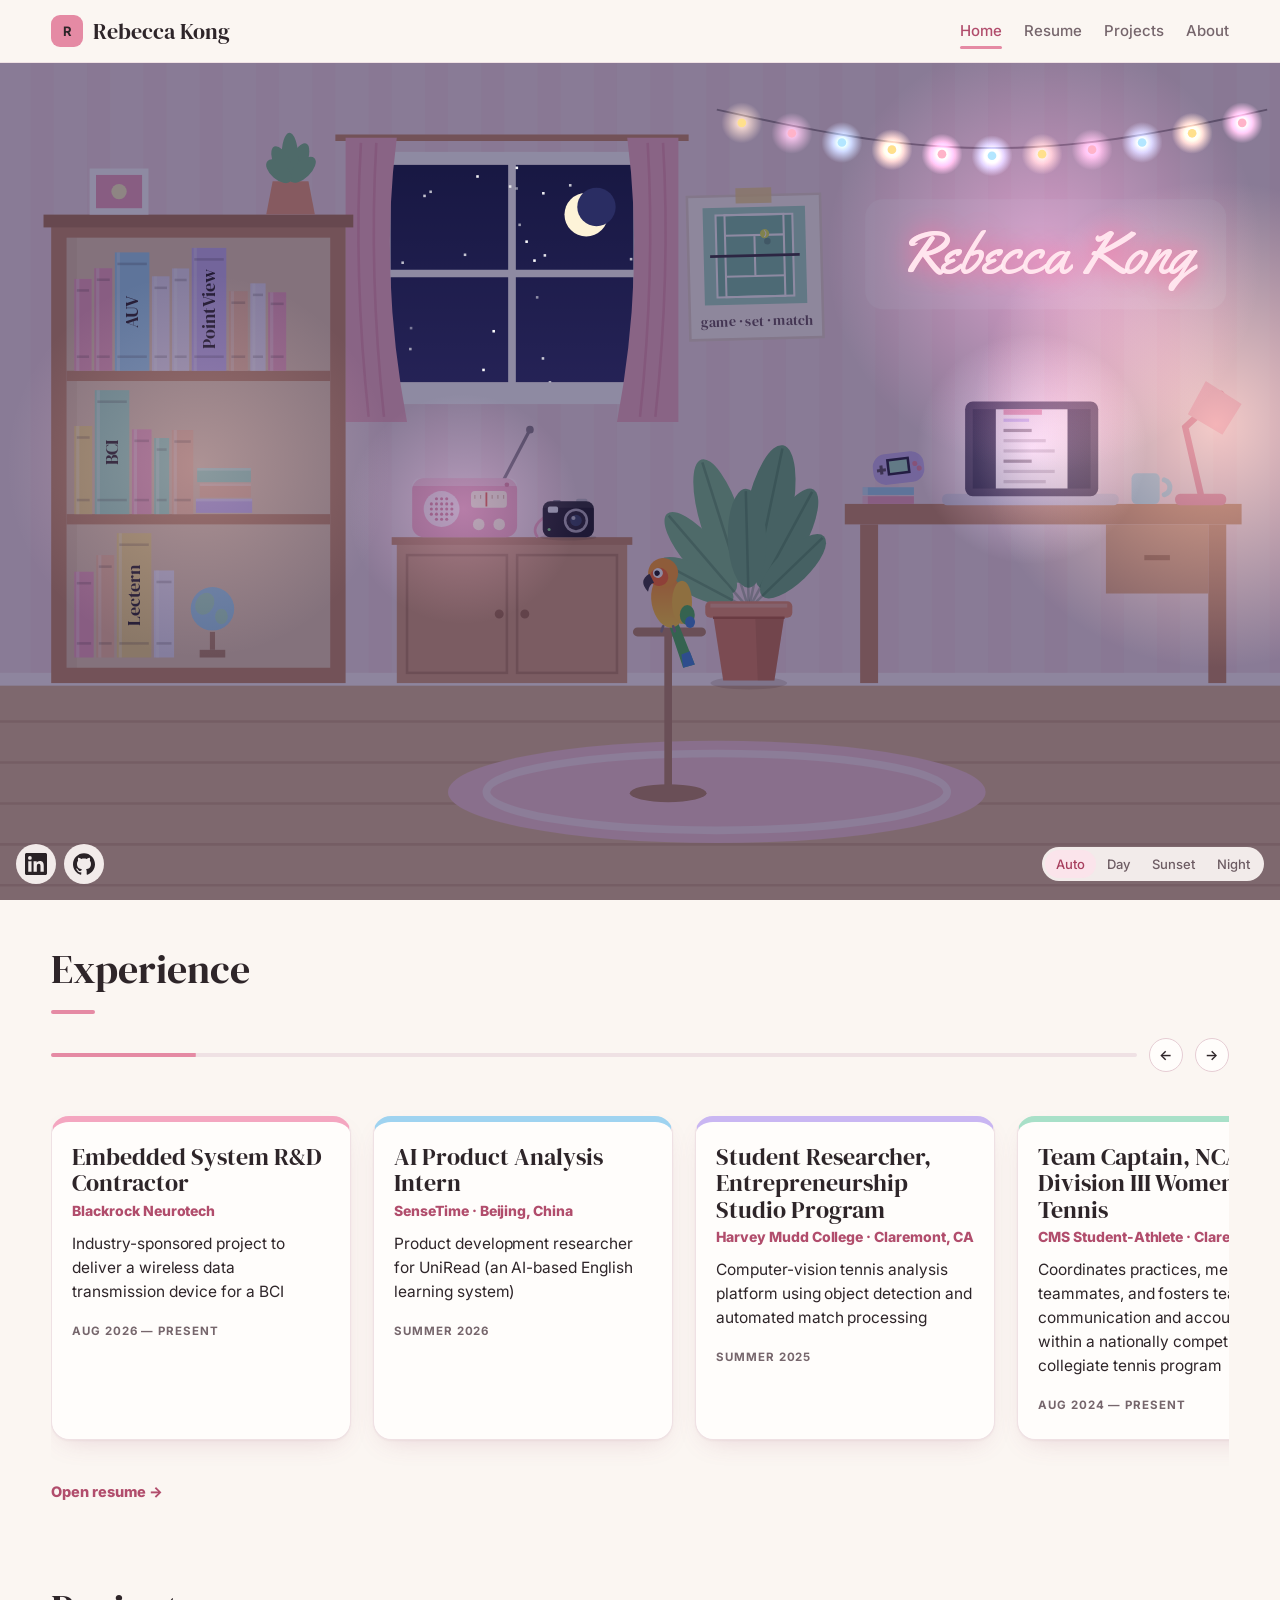
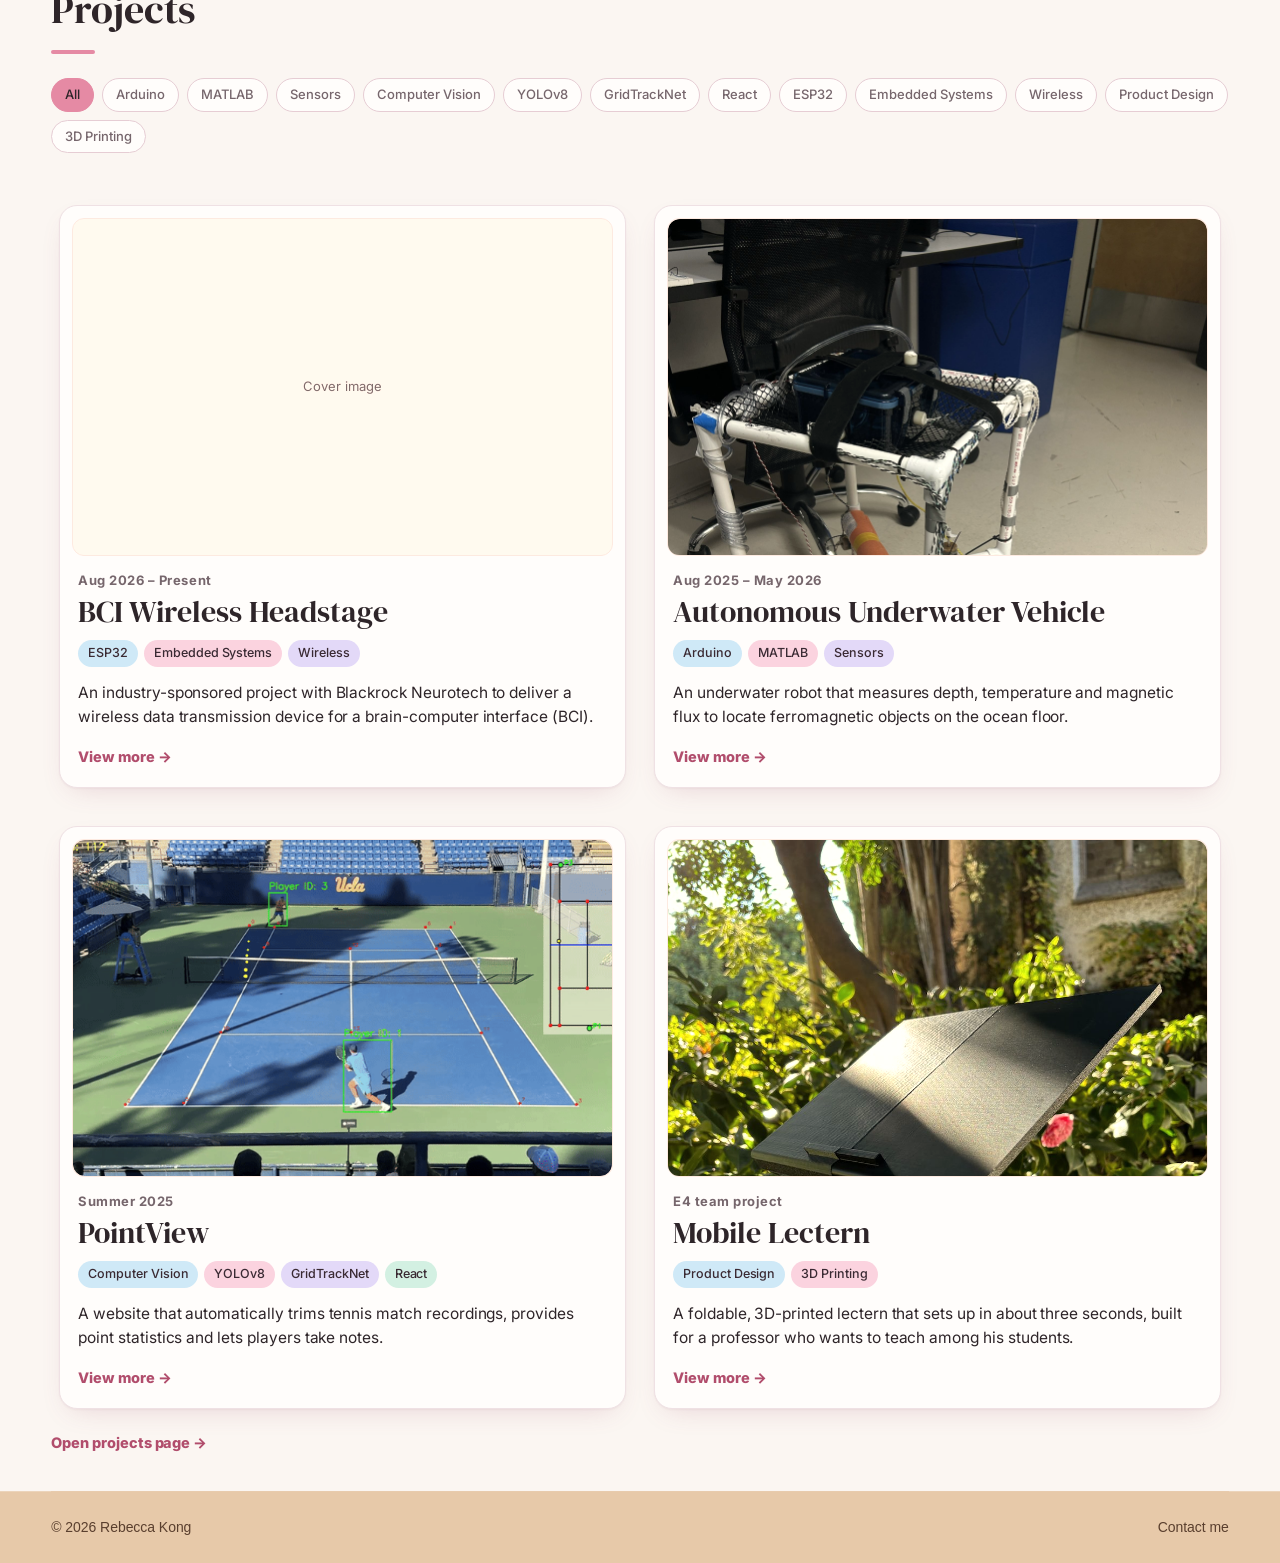
<file: index.html>
<!DOCTYPE html>
<html lang="en" data-theme="light">
<head>
<meta charset="utf-8">
<meta name="viewport" content="width=device-width, initial-scale=1, viewport-fit=cover">
<title>Rebecca Kong – Portfolio</title>
<link rel="stylesheet" href="https://fonts.googleapis.com/css2?family=Inter:wght@400;500;600;700;800&family=DM+Serif+Display&family=Yellowtail&display=swap">
<link rel="stylesheet" href="styles.css">
</head>
<body>
<header><div class="wrap"><nav>
<a class="logo" href="#home"><i id="mono">Y</i><span id="navName"></span></a>
<a class="l" href="#home">Home</a><a class="l" href="#resume">Resume</a><a class="l" href="#projects">Projects</a><a class="l" href="#about">About</a>

</nav></div></header>

<main class="wrap" id="top">
<!-- ===== Interactive room (drawn by room.js) ===== -->
<div class="room" id="home">

  <!-- Hidden visually, but kept for search engines and screen readers. app.js fills these in. -->
  <div class="vh">
    <div class="eyebrow" id="title"></div>
    <h1 id="name"></h1>
    <p id="bio"></p>
    <div id="photo"></div>
    <div class="addrow"><button class="btn" onclick="editProfile()">Edit profile &amp; links</button></div>
  </div>

  <canvas id="roomCv" tabindex="0" aria-label="Rebecca's room. The bookshelf holds her projects, the computer goes to her experience and the name sign opens About."></canvas>

  <!-- Bar along the bottom of the room -->
  <div class="hud">
    <div class="links" id="links"></div>
    <div class="seg" id="tod" role="group" aria-label="Lights">
      <button data-m="now" class="on">Auto</button>
      <button data-m="day">Day</button>
      <button data-m="dusk">Sunset</button>
      <button data-m="night">Night</button>
    </div>
  </div>

</div>
<!-- ===== end of room ===== -->

<section id="experience"><h2 class="sec">Experience</h2><div class="prog"><div class="track"><i id="bar"></i></div><button class="btn" onclick="nudge(-1)" aria-label="Previous">←</button><button class="btn" onclick="nudge(1)" aria-label="Next">→</button></div>
<div id="exp"></div>
<p class="seeall"><a class="more" href="#resume">Open resume →</a></p>
<div class="addrow"><button class="btn p" onclick="editExp()">+ Add experience</button></div></section>

<section id="projects"><h2 class="sec">Projects</h2><div class="filters" id="filters"></div>
<div id="projs"></div>
<p class="seeall"><a class="more" href="#projects">Open projects page →</a></p>
<div class="addrow"><button class="btn p" onclick="editProj()">+ Add project</button></div></section>

<section id="about"><h2 class="sec">About</h2><div class="about"><p id="aboutTxt"></p></div>
<div class="cwrap"><h2 class="sec" id="cMe" style="margin-top:56px">Contact me</h2>
<div class="cform"><label for="cEmail">Your email</label><input id="cEmail" type="email" placeholder="you@example.com"><label for="cMsg">Message</label><textarea id="cMsg" placeholder="Say hi…"></textarea><div class="cact"><button class="btn p" onclick="sendMsg()">Send message</button><span id="cStat"></span></div></div></div></section>


<section id="resume"><h2 class="sec">Resume</h2><div class="rpdf"><img src="assets/resume-preview.jpg" alt="Rebecca Kong resume"></div>
<div class="dl"><button class="btn p" id="dlPdf" onclick="dlResume()">↓ Download resume (PDF)</button></div></section>
<section id="detail"><a class="more" href="#projects">← All projects</a><div id="dBody" style="margin-top:22px"></div></section>
<footer><span id="copy"></span><a href="#contact" style="font:500 14px Fredoka,sans-serif;color:var(--muted);text-decoration:none">Contact me</a></footer>
</main>


<dialog id="dlg"><form method="dialog" id="frm"></form></dialog>

<script src="app.js"></script>
<script src="room.js"></script>
</body>
</html>
</file>
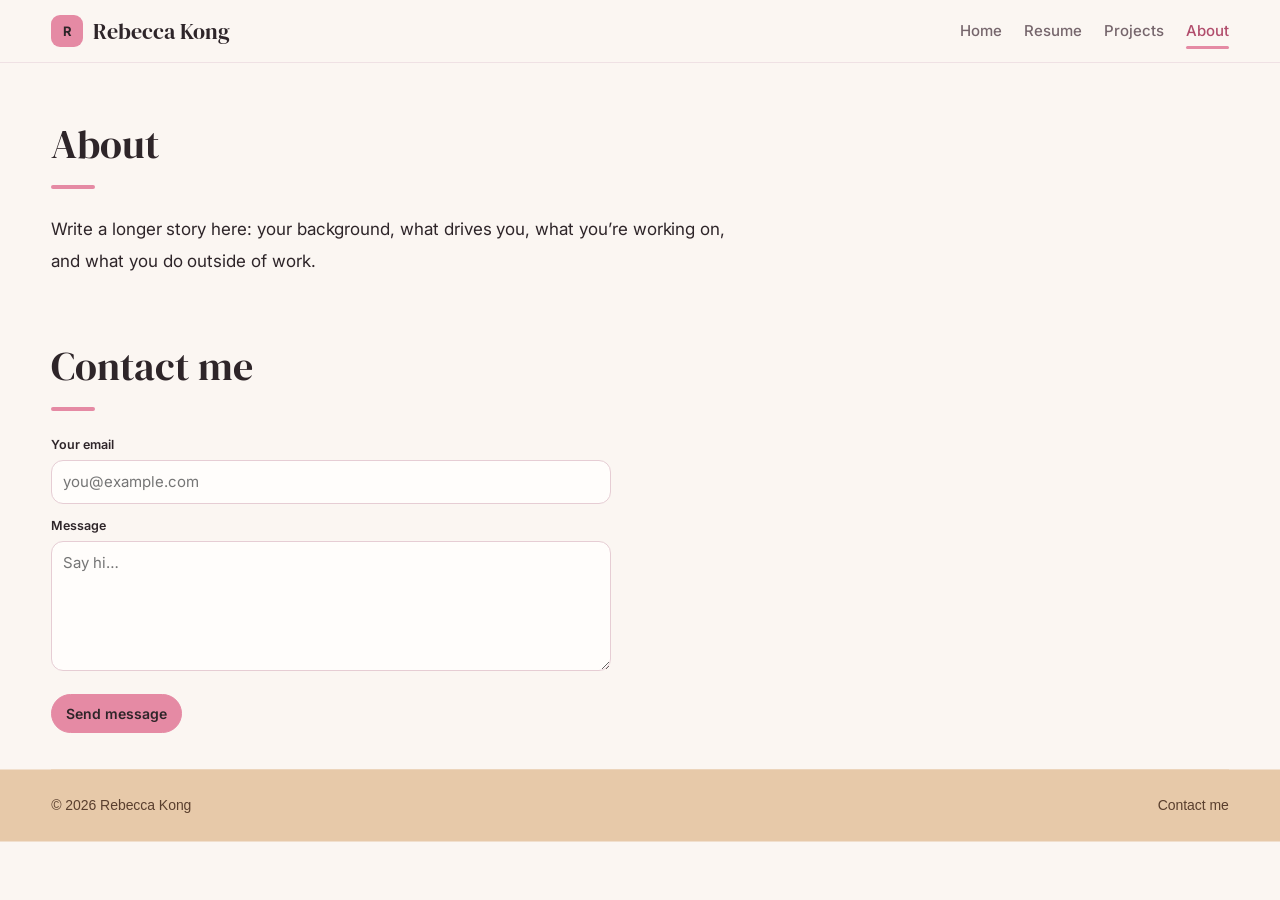
<file: about.html>
<!doctype html>
<html lang="en">
<head>
  <meta charset="utf-8">
  <meta name="viewport" content="width=device-width, initial-scale=1">
  <title>About | Rebecca Kong</title>
  <meta http-equiv="refresh" content="0; url=index.html#about">
  <script>location.replace("index.html#about");</script>
</head>
<body>
  <p>Opening the about page… <a href="index.html#about">Continue</a></p>
</body>
</html>
</file>
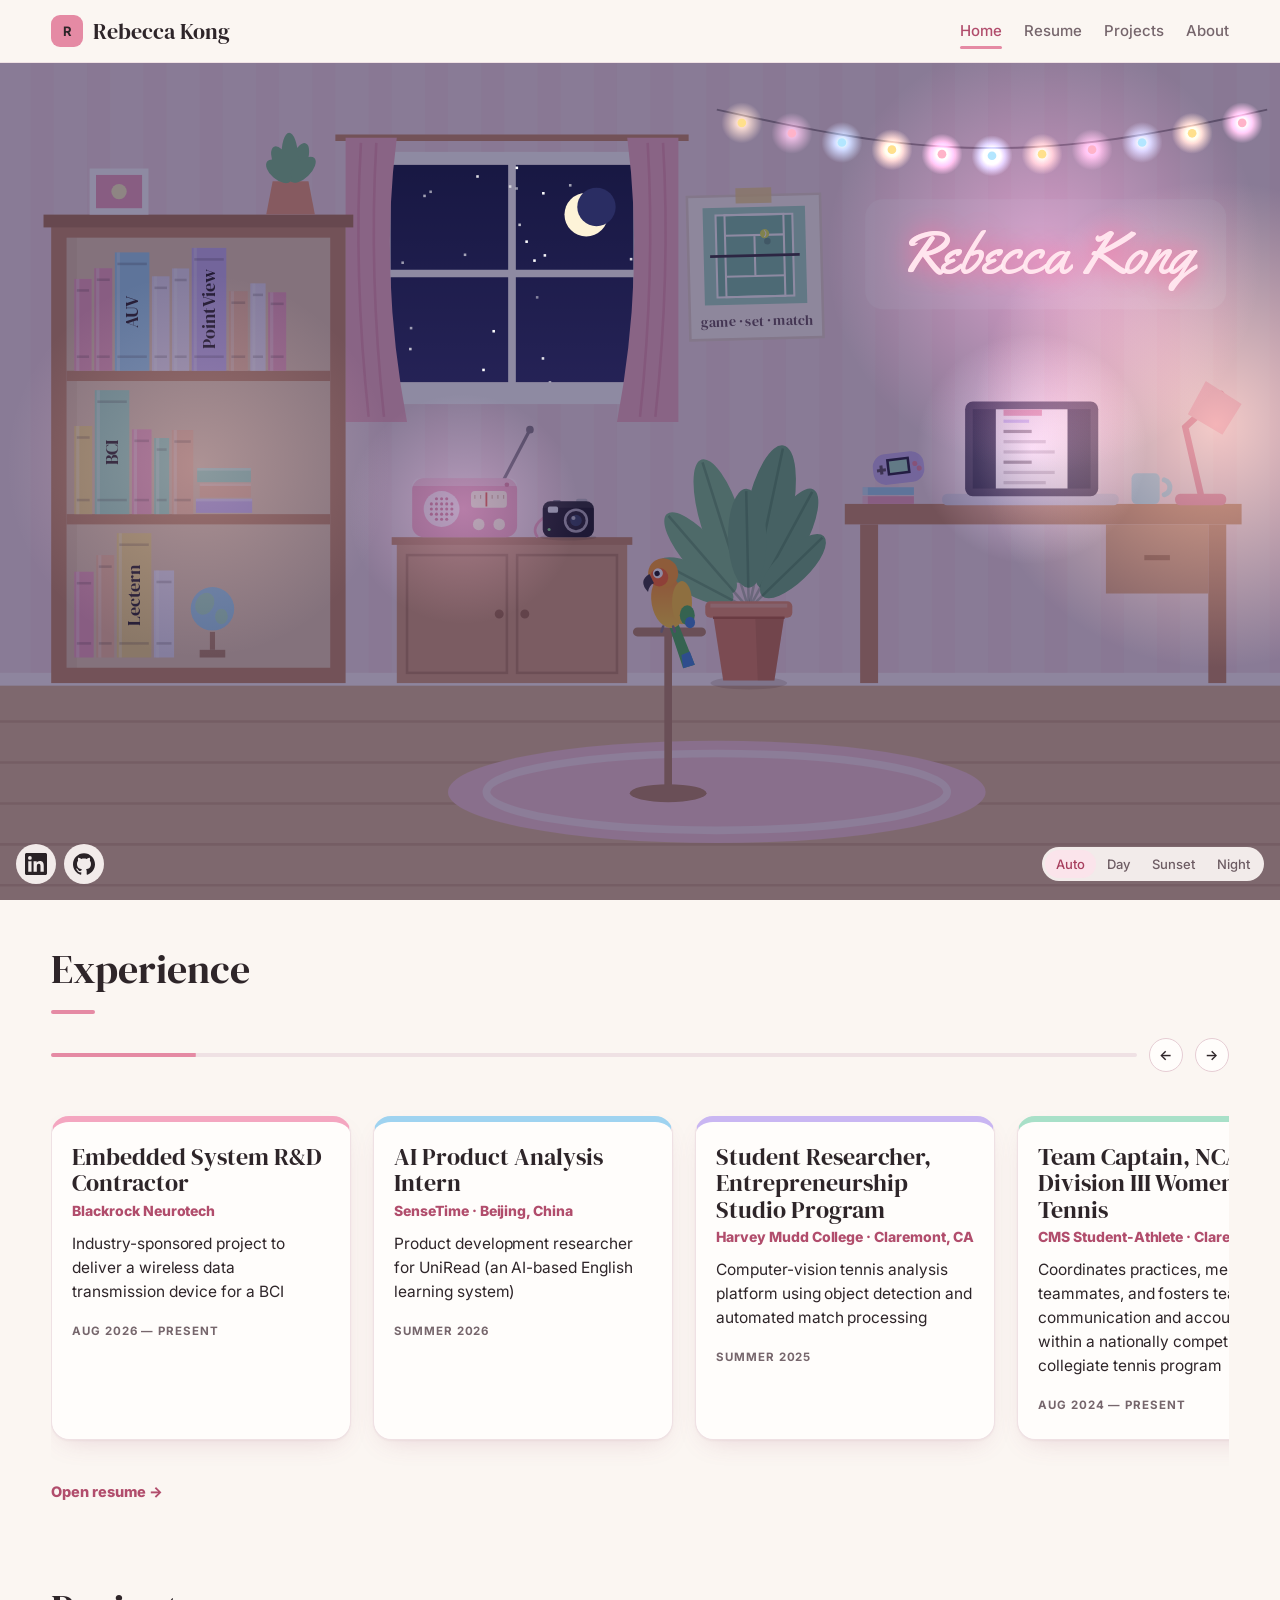
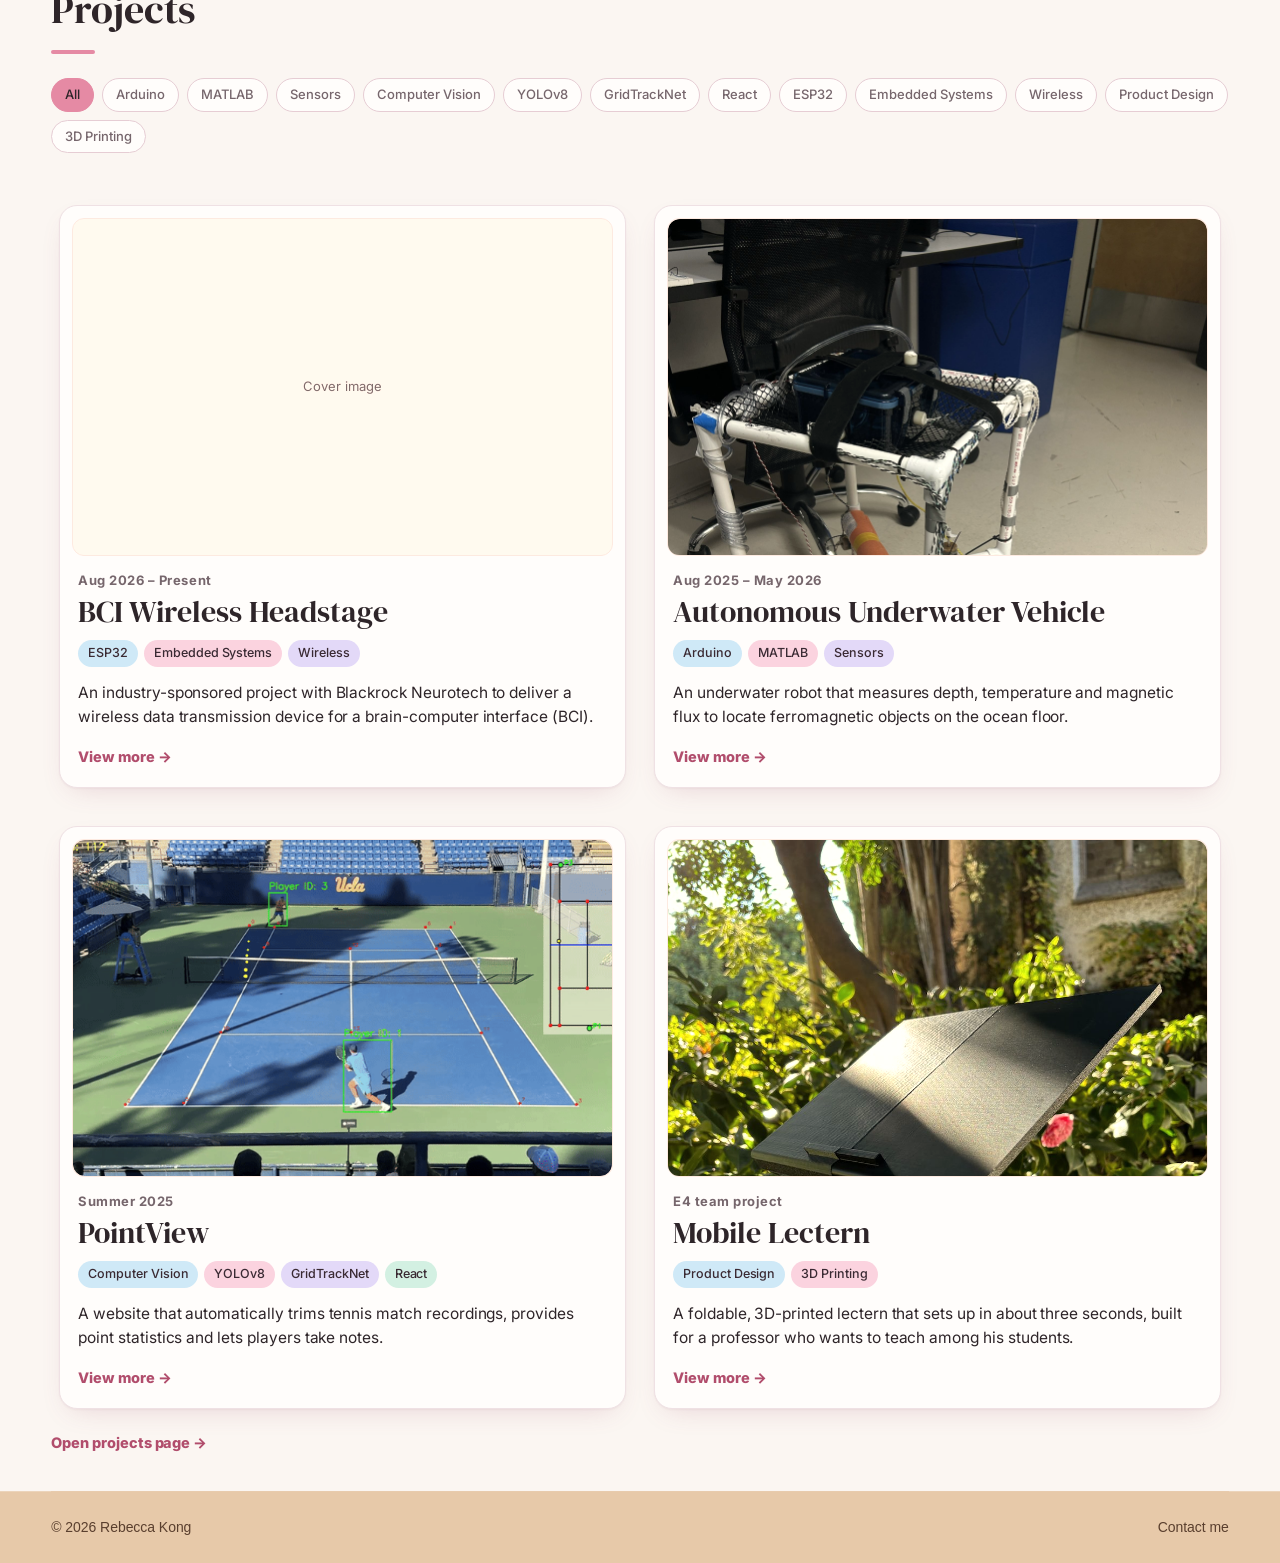
<file: home.html>
<!doctype html>
<html lang="en">
<head>
  <meta charset="utf-8">
  <meta name="viewport" content="width=device-width, initial-scale=1">
  <title>Home | Rebecca Kong</title>
  <meta http-equiv="refresh" content="0; url=index.html#home">
  <script>location.replace("index.html#home");</script>
</head>
<body>
  <p>Opening the home page… <a href="index.html#home">Continue</a></p>
</body>
</html>
</file>
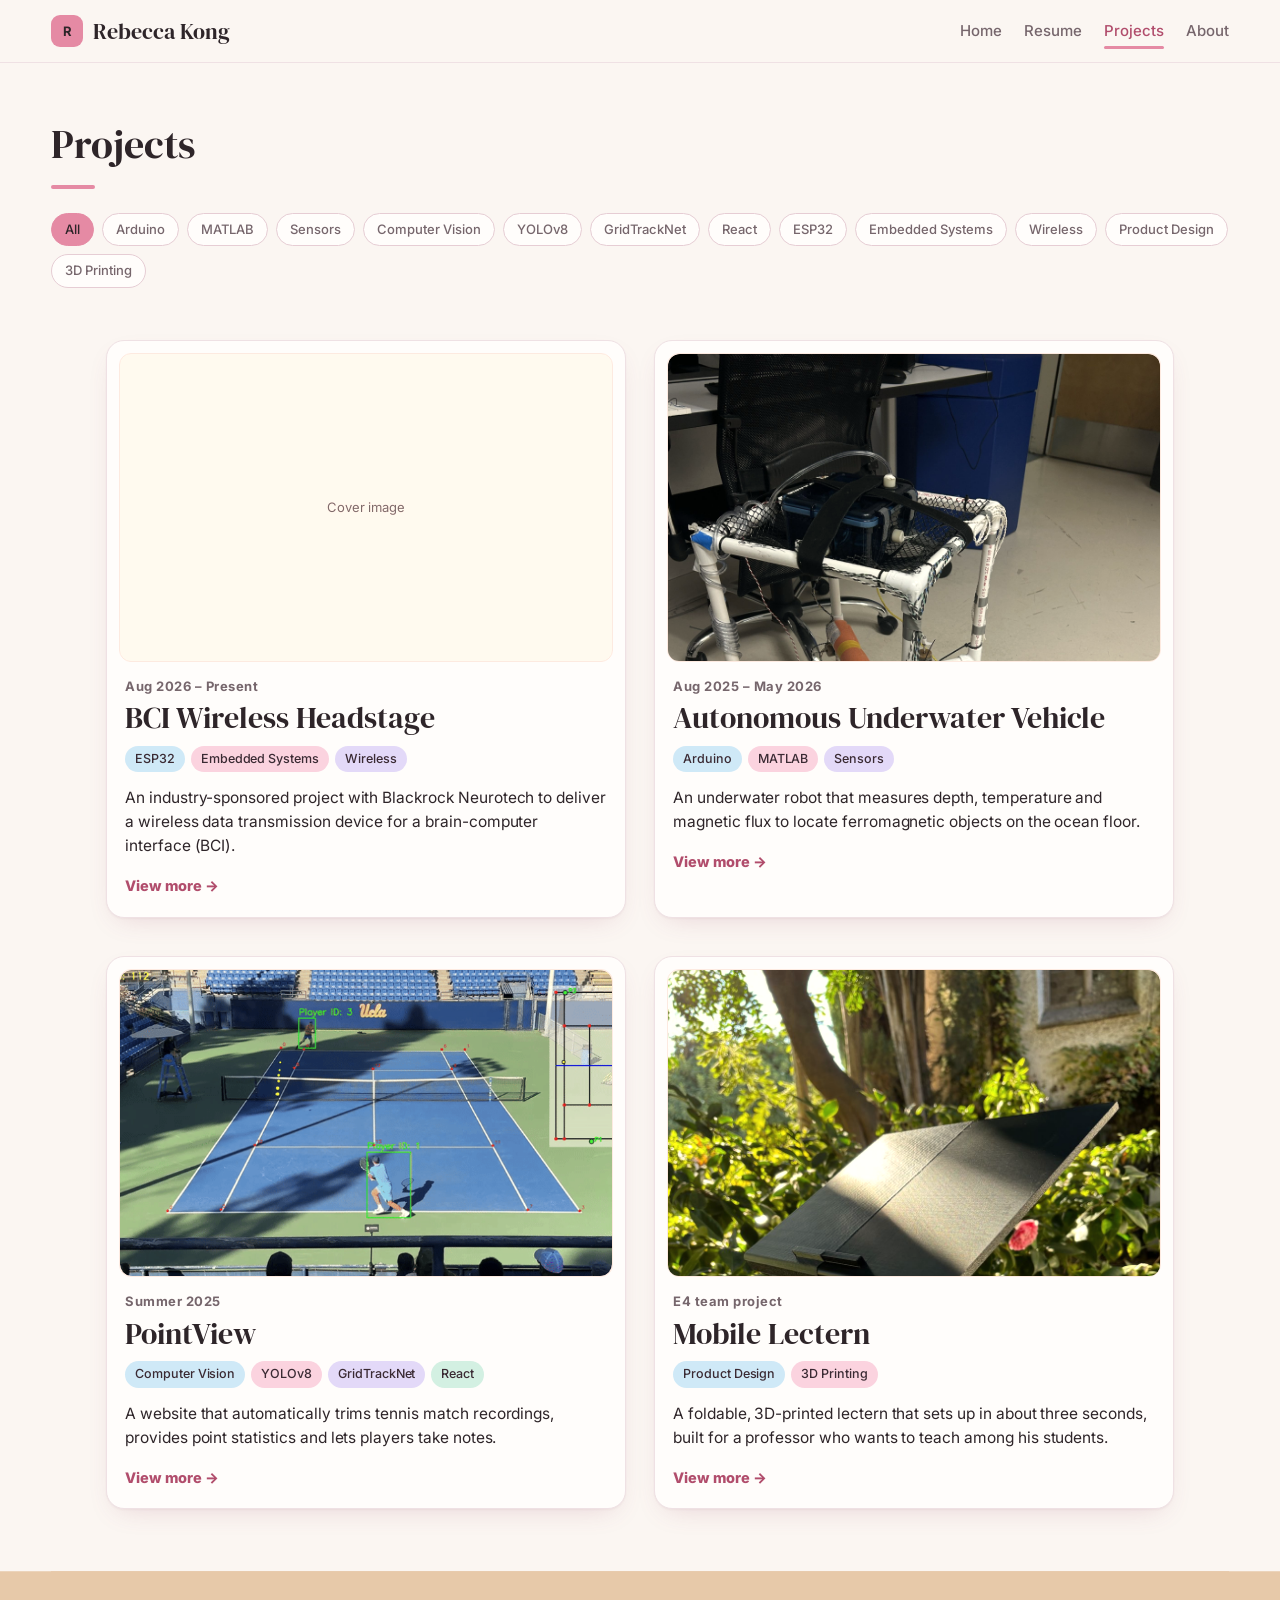
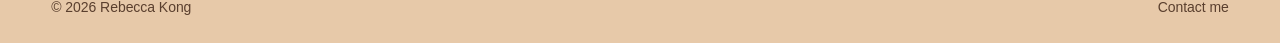
<file: projects.html>
<!doctype html>
<html lang="en">
<head>
  <meta charset="utf-8">
  <meta name="viewport" content="width=device-width, initial-scale=1">
  <title>Projects | Rebecca Kong</title>
  <script>location.replace("index.html#projects");</script>
</head>
<body><p>Opening projects… <a href="index.html#projects">Continue</a></p></body>
</html>
</file>
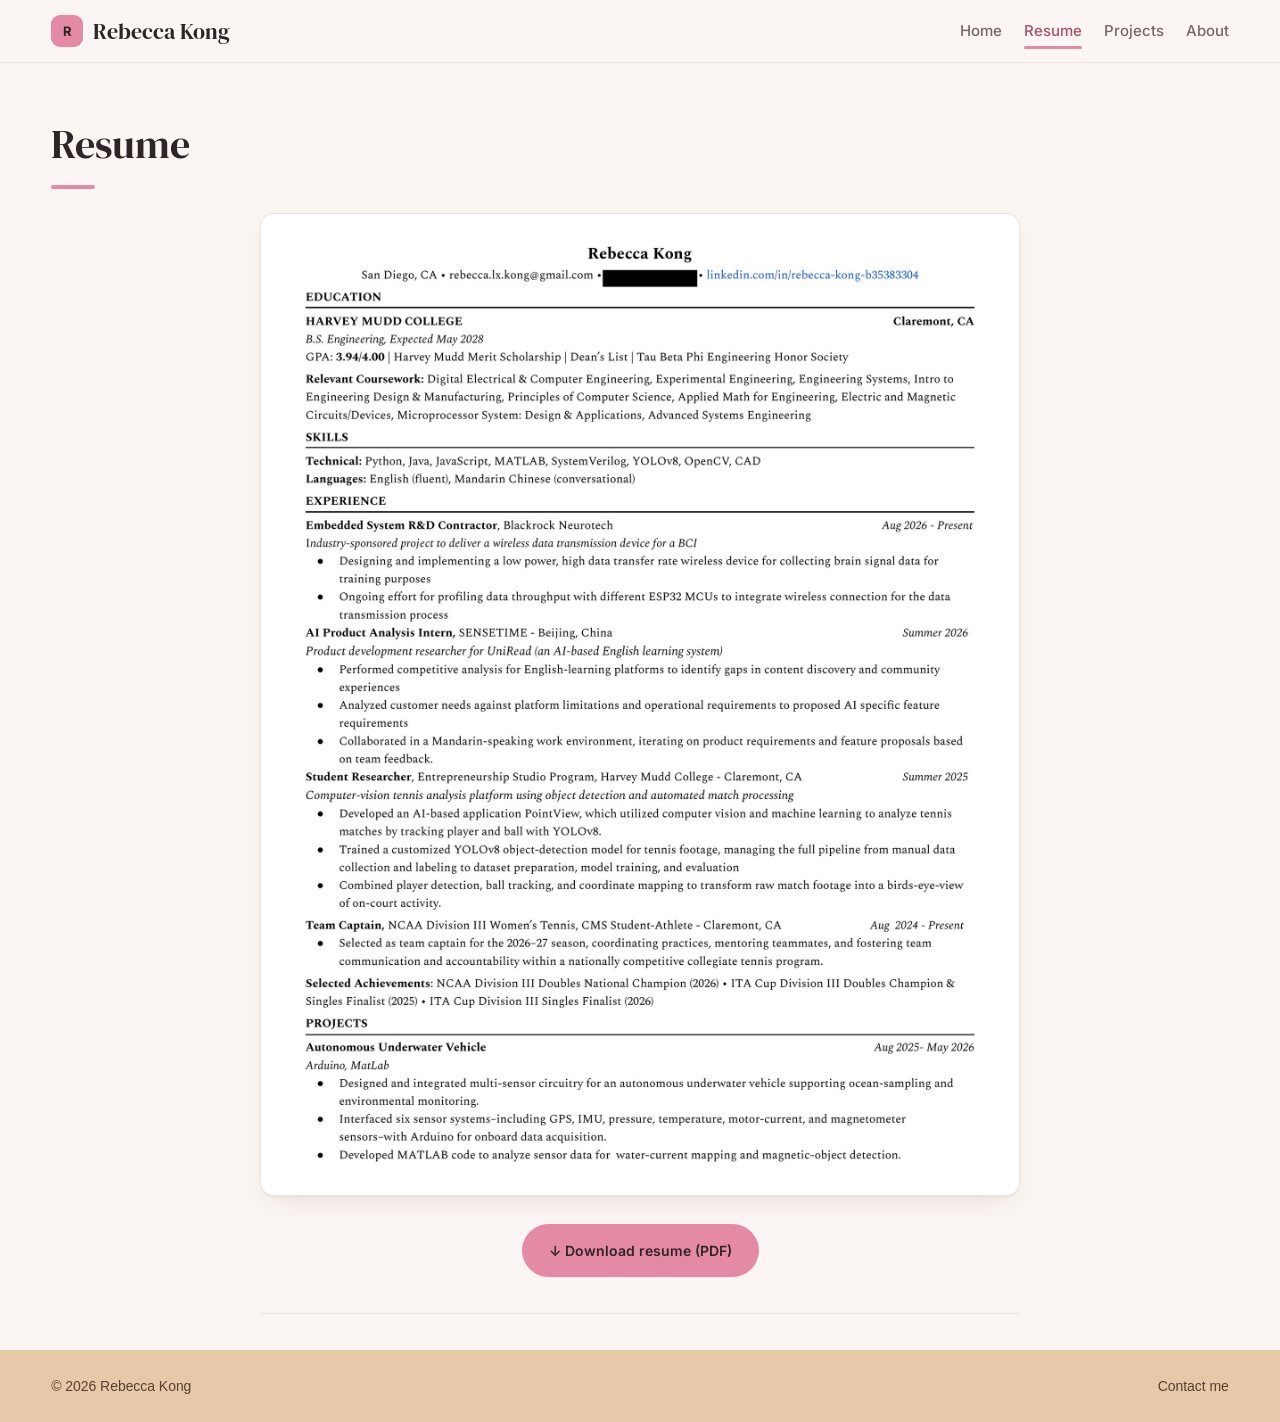
<file: resume.html>
<!doctype html>
<html lang="en">
<head>
  <meta charset="utf-8">
  <meta name="viewport" content="width=device-width, initial-scale=1">
  <title>Resume | Rebecca Kong</title>
  <meta http-equiv="refresh" content="0; url=index.html#resume">
  <script>location.replace("index.html#resume");</script>
</head>
<body>
  <p>Opening the resume page… <a href="index.html#resume">Continue</a></p>
</body>
</html>
</file>
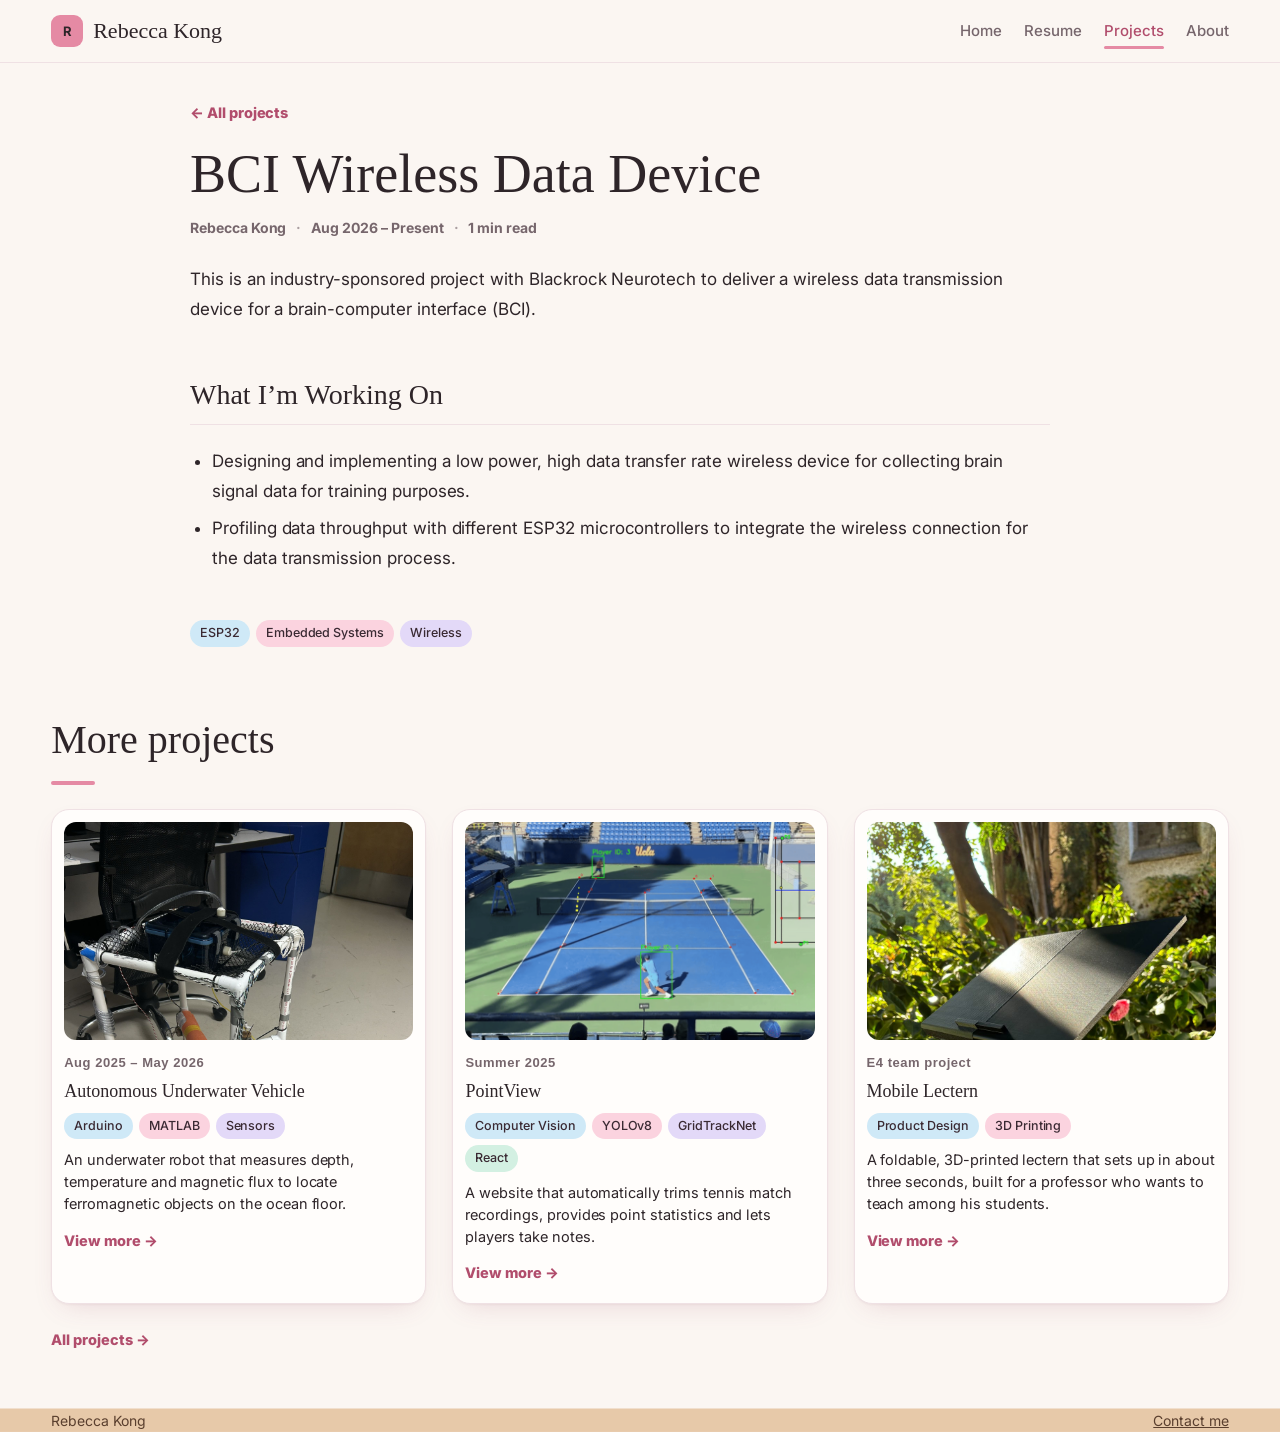
<file: projects/bci.html>
<!doctype html>
<html lang="en" data-theme="light">
<head>
  <meta charset="utf-8">
  <meta name="viewport" content="width=device-width, initial-scale=1">
  <title>BCI Wireless Data Device | Rebecca Kong</title>
  <meta name="description" content="An industry-sponsored project with Blackrock Neurotech to deliver a wireless data transmission device for a brain-computer interface (BCI).">
  <link rel="stylesheet" href="https://fonts.googleapis.com/css2?family=Inter:wght@400;500;600;700;800&display=swap">   
  <link rel="stylesheet" href="../styles.css">
</head>
<body class="postpage">
  <header>
    <div class="wrap">
      <nav>
        <a class="logo" href="../index.html#home"><i>R</i> Rebecca Kong</a>
        <a class="l" href="../index.html#home">Home</a>
        <a class="l" href="../index.html#resume">Resume</a>
        <a class="l on" href="../index.html#projects">Projects</a>
        <a class="l" href="../index.html#about">About</a>
      </nav>
    </div>
  </header>
  <main class="wrap">
    <article class="article">
      <p class="backlink"><a class="more" href="../index.html#projects">← All projects</a></p>
      <h1>BCI Wireless Data Device</h1>
      <p class="byline">Rebecca Kong<span>·</span>Aug 2026 – Present<span>·</span>1 min read</p>
      
      <div class="pbody">
<p>This is an industry-sponsored project with Blackrock Neurotech to deliver a wireless data transmission device for a brain-computer interface (BCI).</p>

<h2>What I’m Working On</h2><hr>
<ul>
<li>Designing and implementing a low power, high data transfer rate wireless device for collecting brain signal data for training purposes.</li>
<li>Profiling data throughput with different ESP32 microcontrollers to integrate the wireless connection for the data transmission process.</li>
</ul>
      </div>
      <div class="tags ptags"><span>ESP32</span><span>Embedded Systems</span><span>Wireless</span></div>
    </article>
    <section class="related">
      <h2 class="sec">More projects</h2>
      <div class="rgrid">
<article class="rcard"><a class="rimg" href="auv.html" tabindex="-1" aria-hidden="true"><img src="../assets/auv/auv-cover.jpg" alt="" loading="lazy"></a><div class="date">Aug 2025 – May 2026</div><h3><a href="auv.html">Autonomous Underwater Vehicle</a></h3><div class="tags"><span>Arduino</span><span>MATLAB</span><span>Sensors</span></div><p>An underwater robot that measures depth, temperature and magnetic flux to locate ferromagnetic objects on the ocean floor.</p><a class="more" href="auv.html">View more →</a></article>
<article class="rcard"><a class="rimg" href="pointview.html" tabindex="-1" aria-hidden="true"><img src="../assets/pointview/pv-cover.png" alt="" loading="lazy"></a><div class="date">Summer 2025</div><h3><a href="pointview.html">PointView</a></h3><div class="tags"><span>Computer Vision</span><span>YOLOv8</span><span>GridTrackNet</span><span>React</span></div><p>A website that automatically trims tennis match recordings, provides point statistics and lets players take notes.</p><a class="more" href="pointview.html">View more →</a></article>
<article class="rcard"><a class="rimg" href="mobile-lectern.html" tabindex="-1" aria-hidden="true"><img src="../assets/lectern/lectern.jpg" alt="" loading="lazy"></a><div class="date">E4 team project</div><h3><a href="mobile-lectern.html">Mobile Lectern</a></h3><div class="tags"><span>Product Design</span><span>3D Printing</span></div><p>A foldable, 3D-printed lectern that sets up in about three seconds, built for a professor who wants to teach among his students.</p><a class="more" href="mobile-lectern.html">View more →</a></article>
      </div>
      <p><a class="more" href="../index.html#projects">All projects →</a></p>
    </section>
  </main>
  <footer class="wrap"><span>Rebecca Kong</span><a href="../index.html#about">Contact me</a></footer>
</body>
</html>
</file>
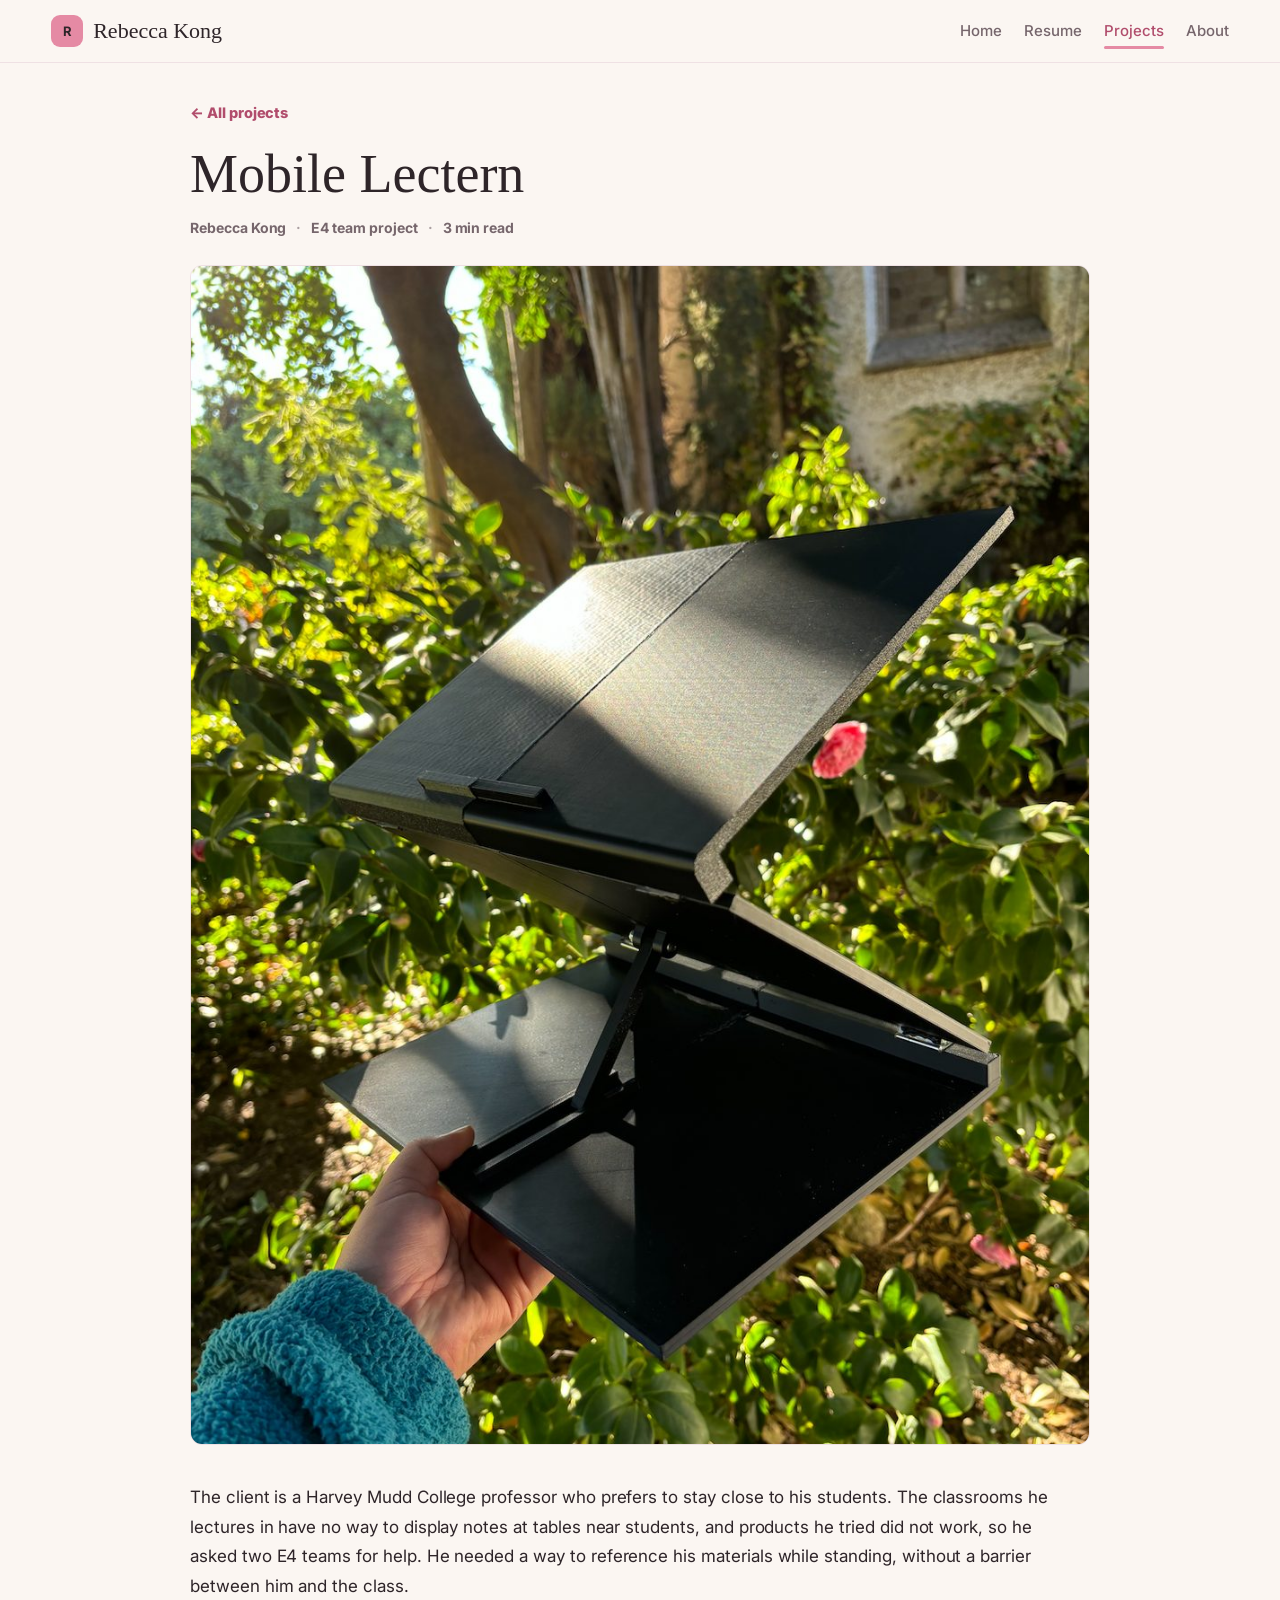
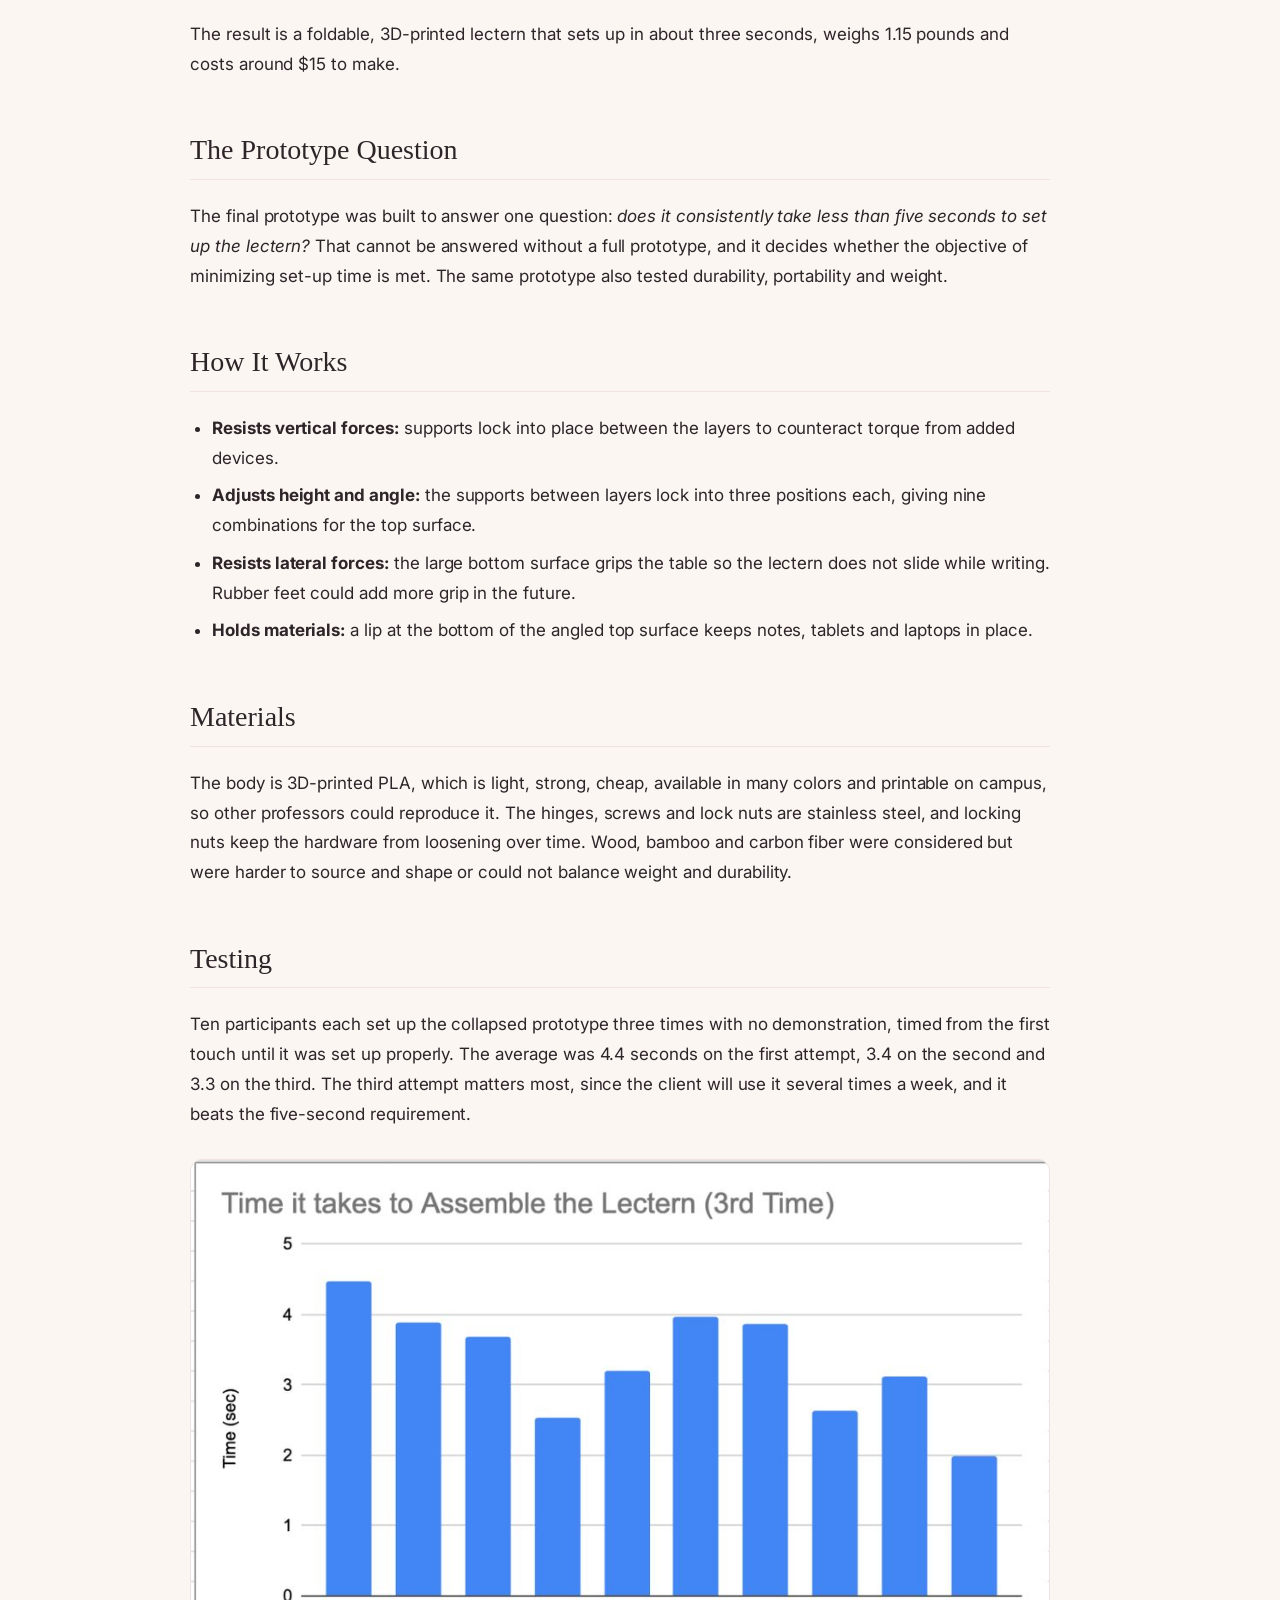
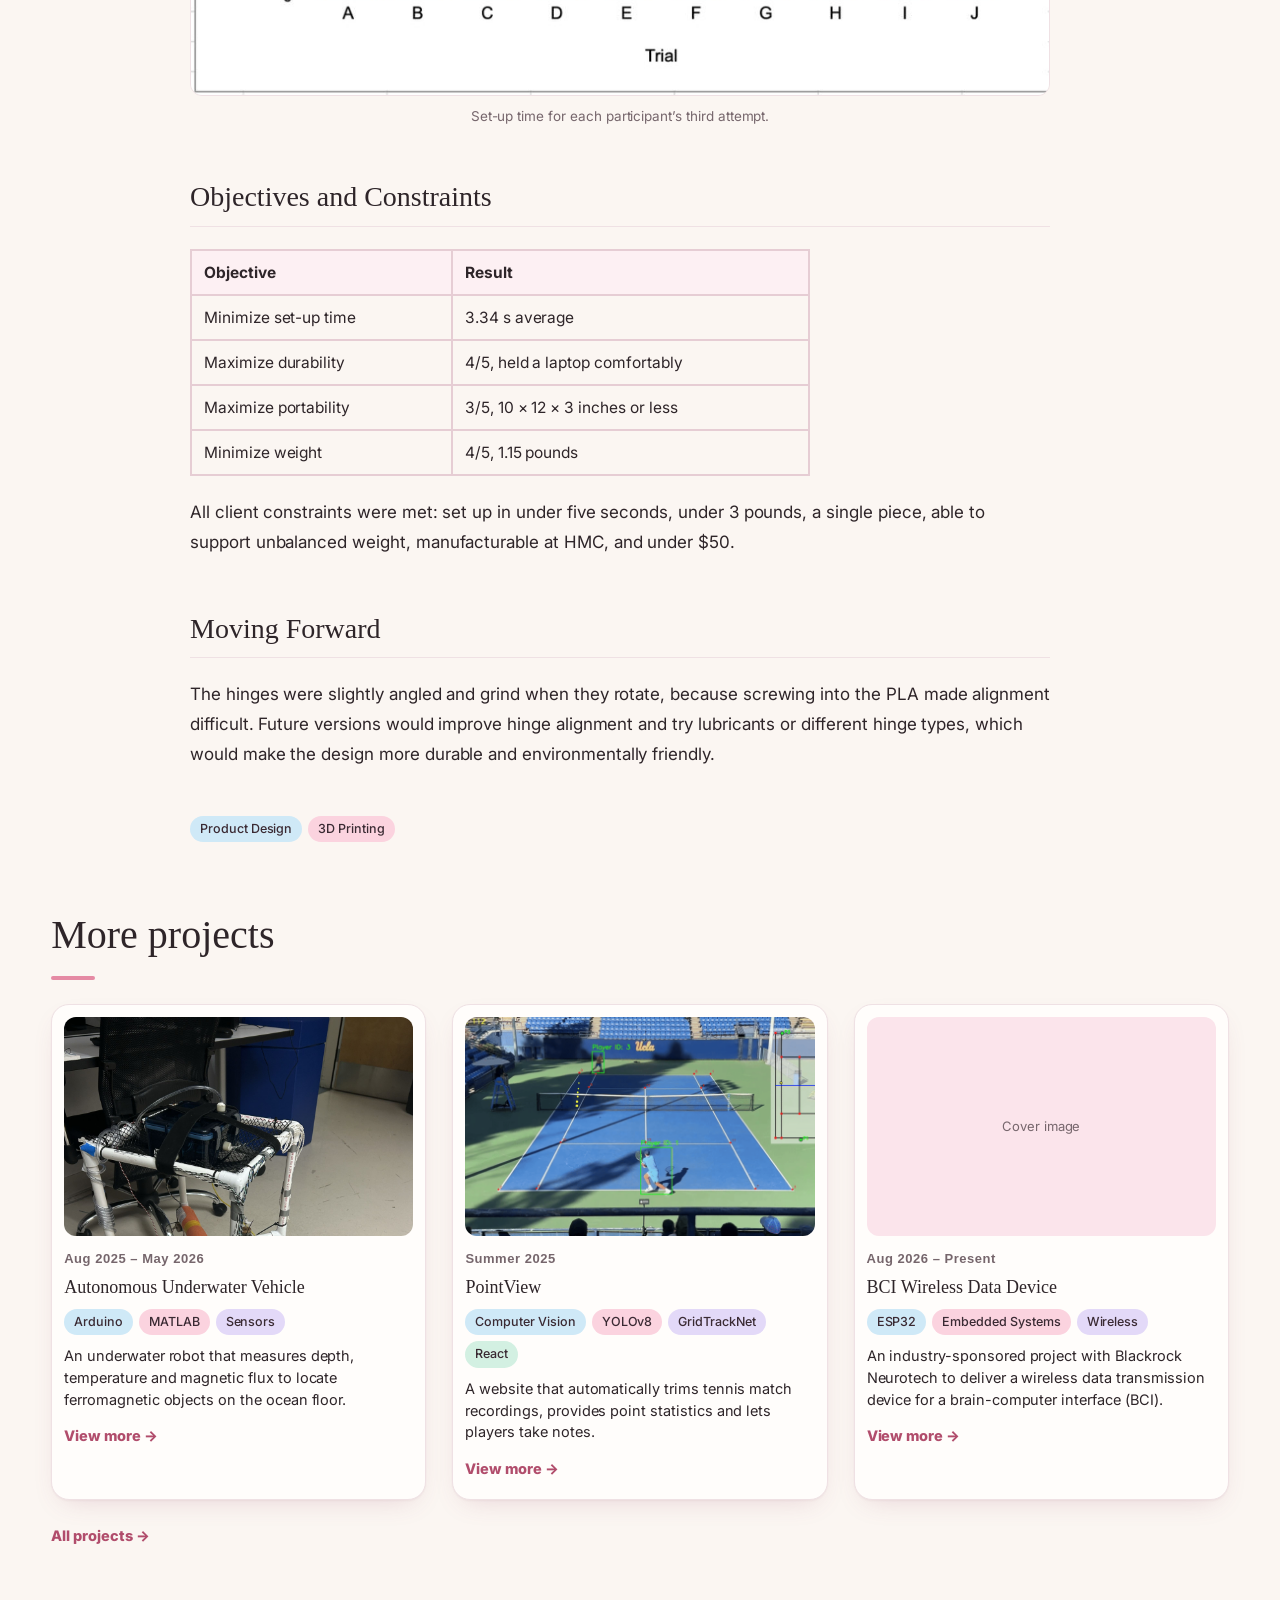
<file: projects/mobile-lectern.html>
<!doctype html>
<html lang="en" data-theme="light">
<head>
  <meta charset="utf-8">
  <meta name="viewport" content="width=device-width, initial-scale=1">
  <title>Mobile Lectern | Rebecca Kong</title>
  <meta name="description" content="A foldable, 3D-printed lectern that sets up in about three seconds, built for a professor who wants to teach among his students.">
  <link rel="stylesheet" href="https://fonts.googleapis.com/css2?family=Inter:wght@400;500;600;700;800&display=swap">
  <link rel="stylesheet" href="../styles.css">
</head>
<body class="postpage">
  <header>
    <div class="wrap">
      <nav>
        <a class="logo" href="../index.html#home"><i>R</i> Rebecca Kong</a>
        <a class="l" href="../index.html#home">Home</a>
        <a class="l" href="../index.html#resume">Resume</a>
        <a class="l on" href="../index.html#projects">Projects</a>
        <a class="l" href="../index.html#about">About</a>
      </nav>
    </div>
  </header>
  <main class="wrap">
    <article class="article">
      <p class="backlink"><a class="more" href="../index.html#projects">← All projects</a></p>
      <h1>Mobile Lectern</h1>
      <p class="byline">Rebecca Kong<span>·</span>E4 team project<span>·</span>3 min read</p>
      <figure class="pcover"><img src="../assets/lectern/lectern.jpg" alt="Lectern cover."></figure>
      <div class="pbody">
<p>The client is a Harvey Mudd College professor who prefers to stay close to his students. The classrooms he lectures in have no way to display notes at tables near students, and products he tried did not work, so he asked two E4 teams for help. He needed a way to reference his materials while standing, without a barrier between him and the class.</p>
<p>The result is a foldable, 3D-printed lectern that sets up in about three seconds, weighs 1.15 pounds and costs around $15 to make.</p>

<h2>The Prototype Question</h2><hr>
<p>The final prototype was built to answer one question: <em>does it consistently take less than five seconds to set up the lectern?</em> That cannot be answered without a full prototype, and it decides whether the objective of minimizing set-up time is met. The same prototype also tested durability, portability and weight.</p>

<h2>How It Works</h2><hr>
<ul>
<li><b>Resists vertical forces:</b> supports lock into place between the layers to counteract torque from added devices.</li>
<li><b>Adjusts height and angle:</b> the supports between layers lock into three positions each, giving nine combinations for the top surface.</li>
<li><b>Resists lateral forces:</b> the large bottom surface grips the table so the lectern does not slide while writing. Rubber feet could add more grip in the future.</li>
<li><b>Holds materials:</b> a lip at the bottom of the angled top surface keeps notes, tablets and laptops in place.</li>
</ul>

<h2>Materials</h2><hr>
<p>The body is 3D-printed PLA, which is light, strong, cheap, available in many colors and printable on campus, so other professors could reproduce it. The hinges, screws and lock nuts are stainless steel, and locking nuts keep the hardware from loosening over time. Wood, bamboo and carbon fiber were considered but were harder to source and shape or could not balance weight and durability.</p>

<h2>Testing</h2><hr>
<p>Ten participants each set up the collapsed prototype three times with no demonstration, timed from the first touch until it was set up properly. The average was 4.4 seconds on the first attempt, 3.4 on the second and 3.3 on the third. The third attempt matters most, since the client will use it several times a week, and it beats the five-second requirement.</p>
<figure><img src="../assets/lectern/lectern-setup-times.jpg" alt="Set-up time for each participant’s third attempt." loading="lazy"><figcaption>Set-up time for each participant’s third attempt.</figcaption></figure>

<h2>Objectives and Constraints</h2><hr>
<table class="ptable"><tr><th>Objective</th><th>Result</th></tr>
<tr><td>Minimize set-up time</td><td>3.34 s average</td></tr>
<tr><td>Maximize durability</td><td>4/5, held a laptop comfortably</td></tr>
<tr><td>Maximize portability</td><td>3/5, 10 × 12 × 3 inches or less</td></tr>
<tr><td>Minimize weight</td><td>4/5, 1.15 pounds</td></tr></table>
<p style="margin-top:18px">All client constraints were met: set up in under five seconds, under 3 pounds, a single piece, able to support unbalanced weight, manufacturable at HMC, and under $50.</p>

<h2>Moving Forward</h2><hr>
<p>The hinges were slightly angled and grind when they rotate, because screwing into the PLA made alignment difficult. Future versions would improve hinge alignment and try lubricants or different hinge types, which would make the design more durable and environmentally friendly.</p>
      </div>
      <div class="tags ptags"><span>Product Design</span><span>3D Printing</span></div>
    </article>
    <section class="related">
      <h2 class="sec">More projects</h2>
      <div class="rgrid">
<article class="rcard"><a class="rimg" href="auv.html" tabindex="-1" aria-hidden="true"><img src="../assets/auv/auv-cover.jpg" alt="" loading="lazy"></a><div class="date">Aug 2025 – May 2026</div><h3><a href="auv.html">Autonomous Underwater Vehicle</a></h3><div class="tags"><span>Arduino</span><span>MATLAB</span><span>Sensors</span></div><p>An underwater robot that measures depth, temperature and magnetic flux to locate ferromagnetic objects on the ocean floor.</p><a class="more" href="auv.html">View more →</a></article>
<article class="rcard"><a class="rimg" href="pointview.html" tabindex="-1" aria-hidden="true"><img src="../assets/pointview/pv-cover.png" alt="" loading="lazy"></a><div class="date">Summer 2025</div><h3><a href="pointview.html">PointView</a></h3><div class="tags"><span>Computer Vision</span><span>YOLOv8</span><span>GridTrackNet</span><span>React</span></div><p>A website that automatically trims tennis match recordings, provides point statistics and lets players take notes.</p><a class="more" href="pointview.html">View more →</a></article>
<article class="rcard"><a class="rimg" href="bci.html" tabindex="-1" aria-hidden="true">Cover image</a><div class="date">Aug 2026 – Present</div><h3><a href="bci.html">BCI Wireless Data Device</a></h3><div class="tags"><span>ESP32</span><span>Embedded Systems</span><span>Wireless</span></div><p>An industry-sponsored project with Blackrock Neurotech to deliver a wireless data transmission device for a brain-computer interface (BCI).</p><a class="more" href="bci.html">View more →</a></article>
      </div>
      <p><a class="more" href="../index.html#projects">All projects →</a></p>
    </section>
  </main>
  <footer class="wrap"><span>Rebecca Kong</span><a href="../index.html#about">Contact me</a></footer>
</body>
</html>
</file>
<file: styles.css>
:root{box-sizing:border-box;padding-top:env(safe-area-inset-top,0px);padding-bottom:env(safe-area-inset-bottom,0px);
--bg:#fafaf8;--surface:#fff;--text:#15171a;--muted:#6b7077;--line:#e6e6e1;--accent:#2f6fed;--chip:#eef1f6}
html{scroll-padding-top:calc(70px + env(safe-area-inset-top,0px));scroll-behavior:smooth}
@media (prefers-color-scheme:dark){:root:not([data-theme="light"]){--bg:#101214;--surface:#181b1f;--text:#eceef0;--muted:#98a0a8;--line:#2a2e33;--accent:#6b9bff;--chip:#22262b}}
:root[data-theme="dark"]{--bg:#101214;--surface:#181b1f;--text:#eceef0;--muted:#98a0a8;--line:#2a2e33;--accent:#6b9bff;--chip:#22262b}
*{box-sizing:border-box}
body{margin:0;background:var(--bg);color:var(--text);font:16px/1.6 -apple-system,BlinkMacSystemFont,"Inter","Segoe UI",Roboto,sans-serif}
body::before{content:"";position:fixed;inset:0 0 auto;height:env(safe-area-inset-top,0px);background:var(--bg);z-index:30}
a{color:inherit}
.wrap{max-width:1040px;margin:0 auto;padding:0 24px}
header{position:sticky;top:env(safe-area-inset-top,0px);z-index:20;background:color-mix(in srgb,var(--bg) 88%,transparent);backdrop-filter:blur(10px);border-bottom:1px solid var(--line)}
nav{display:flex;align-items:center;gap:22px;height:62px}
.logo{font-weight:800;letter-spacing:-.02em;font-size:18px;text-decoration:none;margin-right:auto;display:flex;align-items:center;gap:10px}
.logo i{display:grid;place-items:center;width:32px;height:32px;border-radius:9px;background:var(--text);color:var(--bg);font-style:normal;font-size:14px}
nav a.l{text-decoration:none;color:var(--muted);font-size:14.5px}nav a.l:hover{color:var(--text)}
@media(max-width:640px){nav a.l{display:none}}
button{font:inherit;cursor:pointer}
.btn{border:1px solid var(--line);background:var(--surface);color:var(--text);padding:7px 14px;border-radius:999px;font-size:13.5px}
.btn:hover{border-color:var(--text)}.btn.p{background:var(--text);color:var(--bg);border-color:var(--text)}.btn.d{color:#d64545}
.hero{display:grid;grid-template-columns:1.1fr .9fr;gap:48px;align-items:center;padding:72px 0 56px}
@media(max-width:780px){.hero{grid-template-columns:1fr;padding-top:40px}.hero .ph{order:-1}}
.eyebrow{color:var(--accent);font-weight:600;font-size:13px;letter-spacing:.12em;text-transform:uppercase}
h1{font-size:clamp(40px,7vw,68px);line-height:1.02;letter-spacing:-.035em;margin:10px 0 14px}
.hero p{font-size:18px;color:var(--muted);max-width:46ch;white-space:pre-line}
.ph{aspect-ratio:4/5;border-radius:22px;overflow:hidden;background:var(--chip);border:1px solid var(--line);display:grid;place-items:center;color:var(--muted);font-size:14px}
.ph img{width:100%;height:100%;object-fit:cover}
.links{display:flex;flex-wrap:wrap;gap:10px;margin-top:22px}
h2.sec{font-size:13px;letter-spacing:.14em;text-transform:uppercase;color:var(--muted);margin:0 0 18px;font-weight:600;display:flex;align-items:center;gap:12px}
h2.sec::after{content:"";flex:1;height:1px;background:var(--line)}
section{padding:36px 0}
.exp{display:grid;grid-template-columns:repeat(auto-fill,minmax(280px,1fr));gap:16px}
.card{background:var(--surface);border:1px solid var(--line);border-radius:16px;padding:20px;position:relative}
.card h3{margin:0 0 2px;font-size:17px}.card .co{color:var(--accent);font-weight:600;font-size:14px}
.card p{margin:10px 0 12px;color:var(--muted);font-size:14.5px}.card small{color:var(--muted);letter-spacing:.08em;font-size:11.5px;text-transform:uppercase}
.filters{display:flex;flex-wrap:wrap;gap:8px;margin-bottom:26px}
.chip{border:0;background:var(--chip);color:var(--muted);padding:5px 13px;border-radius:999px;font-size:13px}
.chip.on{background:var(--text);color:var(--bg)}
#projs{display:flex;gap:20px;overflow-x:auto;scroll-snap-type:x mandatory;padding:4px 2px 14px;scrollbar-width:none;-webkit-overflow-scrolling:touch}
#projs::-webkit-scrollbar{display:none}
#projs .empty{flex:1}
#projs.playing{scroll-snap-type:none}
.proj{flex:0 0 min(420px,82vw);scroll-snap-align:start;background:var(--surface);border:1px solid var(--line);border-radius:18px;padding:14px 14px 20px;position:relative;display:flex;flex-direction:column;gap:14px}
.proj>div:last-child{padding:0 6px}
.prog{display:flex;align-items:center;gap:12px;margin-bottom:18px}
.prog .track{flex:1;height:3px;background:var(--line);border-radius:3px;overflow:hidden}
.prog .track i{display:block;height:100%;background:var(--accent);transform-origin:left;transform:scaleX(0)}
.prog .btn{width:34px;height:34px;padding:0;line-height:1}
.cv{aspect-ratio:16/10;border-radius:16px;overflow:hidden;background:var(--chip);border:1px solid var(--line);display:grid;place-items:center;color:var(--muted);font-size:13px}
.cv img{width:100%;height:100%;object-fit:cover;transition:transform .5s}.proj:hover .cv img{transform:scale(1.04)}
.date{color:var(--muted);font-size:13px}.proj h3{font-size:clamp(22px,3vw,30px);letter-spacing:-.02em;margin:4px 0 10px;line-height:1.15}
.proj h3 a{text-decoration:none}.proj h3 a:hover{color:var(--accent)}
.proj p{color:var(--muted);margin:0 0 14px}
.tags{display:flex;flex-wrap:wrap;gap:6px;margin-bottom:14px}.tags span{background:var(--chip);color:var(--muted);font-size:12px;padding:3px 10px;border-radius:999px}
.more{color:var(--accent);font-weight:600;text-decoration:none;font-size:14.5px}
.about{display:grid;grid-template-columns:1fr;max-width:68ch}.about p{white-space:pre-line;color:var(--muted);font-size:17px}
footer{border-top:1px solid var(--line);padding:28px 0 40px;color:var(--muted);font-size:14px;display:flex;justify-content:space-between;flex-wrap:wrap;gap:12px}
.empty{color:var(--muted);padding:20px;border:1px dashed var(--line);border-radius:14px;text-align:center}
.ed{display:none;gap:6px;position:absolute;top:10px;right:10px;z-index:2}
body.editing .ed{display:flex}
.addrow{display:none;margin-top:14px}body.editing .addrow{display:block}
.bar{position:fixed;right:16px;bottom:calc(16px + env(safe-area-inset-bottom,0px));z-index:25;display:flex;gap:8px;flex-wrap:wrap;justify-content:flex-end}
dialog{border:1px solid var(--line);border-radius:18px;background:var(--surface);color:var(--text);width:min(520px,92vw);padding:24px;max-height:88vh}
dialog::backdrop{background:rgba(0,0,0,.5)}
dialog h3{margin:0 0 14px}
label{display:block;font-size:12.5px;color:var(--muted);margin:12px 0 4px;font-weight:600}
input,textarea{width:100%;font:inherit;padding:9px 11px;border:1px solid var(--line);border-radius:10px;background:var(--bg);color:var(--text)}
textarea{min-height:90px;resize:vertical}
.row{display:flex;gap:10px;justify-content:flex-end;margin-top:20px}
.pv{margin-top:8px;max-height:120px;border-radius:8px}
/* ===== retro scrapbook theme ===== */
:root{--bg:#efe2c6;--surface:#fffaf0;--text:#2b2118;--muted:#66543f;--line:#c9b184;--accent:#d9482b;--chip:#f2cf5b;--pol:#fffdf7;--n1:#fff0a0;--n2:#ffd3cb;--n3:#d3ebcf;--tape:rgba(226,196,110,.78);--dots:rgba(120,85,40,.16)}
@media (prefers-color-scheme:dark){:root:not([data-theme="light"]){--bg:#241b14;--surface:#2f251c;--text:#f3e7d0;--muted:#c2ad8c;--line:#5a4733;--accent:#ff7a59;--pol:#352a20;--n1:#5d511c;--n2:#5d3029;--n3:#2f4a2d;--dots:rgba(255,220,160,.07)}}
:root[data-theme="dark"]{--bg:#241b14;--surface:#2f251c;--text:#f3e7d0;--muted:#c2ad8c;--line:#5a4733;--accent:#ff7a59;--pol:#352a20;--n1:#5d511c;--n2:#5d3029;--n3:#2f4a2d;--dots:rgba(255,220,160,.07)}
body{font-family:"Courier Prime","Courier New",monospace;background-image:radial-gradient(var(--dots) 1.2px,transparent 1.4px);background-size:18px 18px}
header{border-bottom:2px dashed var(--text);background:var(--bg)}
.logo,h1,h2.sec,.proj h3,footer,.eyebrow,nav a.l{font-family:"Permanent Marker","Comic Sans MS",cursive}
.logo i{border-radius:4px;background:var(--accent);color:#fff;transform:rotate(-7deg);border:2px solid var(--text);box-shadow:2px 2px 0 var(--text)}
nav a.l{font-family:"Caveat",cursive;font-size:22px;font-weight:700}nav a.l:hover{color:var(--accent);transform:rotate(-3deg)}
.btn{border:2px solid var(--text);border-radius:4px;box-shadow:3px 3px 0 var(--text);background:var(--surface);font-weight:700;transition:transform .12s,box-shadow .12s}
.btn:hover{transform:translate(2px,2px);box-shadow:1px 1px 0 var(--text);border-color:var(--text)}
.btn.p{background:var(--accent);color:#fff}
.eyebrow{font-family:"Caveat",cursive;font-size:26px;text-transform:none;letter-spacing:0;color:var(--accent);transform:rotate(-2deg);display:inline-block}
.eyebrow::before{content:"\2605 "}
h1{font-weight:400;letter-spacing:-.01em;line-height:1.08;background:linear-gradient(transparent 62%,var(--chip) 62% 90%,transparent 90%);display:inline;padding:0 6px;margin-left:-6px;-webkit-box-decoration-break:clone;box-decoration-break:clone}
#name{display:block;background:none;padding:0;margin-left:0}#name::first-line{background:none}
.hero>div:first-child{position:relative}
.hero>div:first-child::after{content: none;}
.hero p{color:var(--text)}
.ph{overflow:visible;position:relative;background:var(--pol);border:0;border-radius:3px;padding:14px 14px 56px;transform:rotate(3deg);box-shadow:5px 7px 0 rgba(0,0,0,.2);color:var(--muted)}
.ph img{border-radius:2px}
.ph::before,.proj::before,.card::before{content:"";position:absolute;top:-13px;left:50%;width:96px;height:28px;margin-left:-48px;background:var(--tape);transform:rotate(-4deg);box-shadow:0 1px 2px rgba(0,0,0,.15);z-index:3;clip-path:polygon(0 8%,4% 0,8% 10%,12% 0,16% 8%,100% 8%,96% 50%,100% 92%,16% 92%,12% 100%,8% 90%,4% 100%,0 92%,3% 50%)}
.ph::after{content:"~ that\2019s me ~";position:absolute;bottom:12px;left:0;right:0;text-align:center;font-family:"Caveat",cursive;font-size:26px;font-weight:700;color:var(--text)}
.links .btn:nth-child(odd){transform:rotate(-1.5deg)}.links .btn:nth-child(even){transform:rotate(1.5deg)}
h2.sec{display:inline-block;font-weight:400;font-size:24px;letter-spacing:.02em;text-transform:none;color:#2b2118;background:var(--chip);padding:4px 16px;transform:rotate(-1.5deg);box-shadow:3px 3px 0 var(--text);border:2px solid var(--text);margin-bottom:28px}
h2.sec::after{content:none}
.card{background:var(--n1);border:0;border-radius:2px;box-shadow:3px 5px 0 rgba(0,0,0,.18);padding:26px 20px 20px;transform:rotate(-1.4deg)}
.card:nth-child(3n+2){background:var(--n2);transform:rotate(1.6deg)}.card:nth-child(3n){background:var(--n3);transform:rotate(-.6deg)}
.card h3{font-family:"Caveat",cursive;font-size:26px;line-height:1.1}.card .co{color:var(--accent)}.card p{color:var(--text)}.card small{color:var(--muted)}
.card::before{width:70px;height:22px;margin-left:-35px;top:-11px}
#projs{padding:26px 16px 30px}
.proj{background:var(--pol);border:0;border-radius:3px;padding:14px 14px 22px;box-shadow:5px 7px 0 rgba(0,0,0,.18);transform:rotate(-2deg);transition:transform .25s}
.proj:nth-child(even){transform:rotate(1.8deg)}.proj:nth-child(3n){transform:rotate(-.7deg)}
.proj:hover{transform:rotate(0) scale(1.03);z-index:2}
.cv{border-radius:2px;border:1px solid var(--line);filter:sepia(.18) saturate(1.1)}
.proj h3{font-family:"Caveat",cursive;font-weight:700;font-size:32px;letter-spacing:0;line-height:1}.proj h3 a:hover{color:var(--accent)}
.date{font-family:"Courier Prime",monospace;letter-spacing:.06em;color:var(--muted)}
.proj p{color:var(--text)}
.tags span{background:var(--chip);color:#2b2118;border-radius:3px;border:1px dashed #2b2118;font-weight:700}
.more{color:var(--accent);text-decoration:underline wavy;text-underline-offset:4px}
.chip{background:var(--surface);color:var(--text);border:2px dashed var(--text);border-radius:4px;font-weight:700}
.chip.on{background:var(--accent);color:#fff;border-style:solid}
.prog .track{height:14px;border:2px solid var(--text);border-radius:3px;background:var(--surface)}
.prog .track i{background:repeating-linear-gradient(45deg,var(--accent) 0 8px,var(--chip) 8px 16px)}
.about{background:var(--surface);padding:26px 28px 26px 44px;box-shadow:5px 6px 0 rgba(0,0,0,.18);transform:rotate(-.6deg);border-left:3px double var(--accent);background-image:repeating-linear-gradient(transparent 0 31px,rgba(70,110,190,.28) 31px 32px);border-radius:2px}
.about p{color:var(--text);line-height:32px;margin:0;font-size:16px}
#mail{text-decoration:underline wavy var(--accent);text-underline-offset:6px;font-family:"Caveat",cursive;font-size:34px!important}
footer{border-top:2px dashed var(--text);font-family:"Caveat",cursive;font-size:20px}
.empty{border:2px dashed var(--line);background:var(--surface)}
dialog{border:2px solid var(--text);border-radius:4px;box-shadow:7px 7px 0 var(--text)}
input,textarea{border:2px solid var(--text);border-radius:3px}
label{color:var(--text)}
@media(max-width:780px){.hero>div:first-child::after{top:-30px}}
/* ===== pastel + legibility pass ===== */
:root{--bg:#fdf4ea;--surface:#fffdfa;--text:#3b3550;--muted:#625b7a;--line:#e6d9e9;--edge:#9a8fb8;--accent:#f4aec1;--ink:#b84d72;--chip:#ffe9a8;--pol:#fffefb;--n1:#fff1b8;--n2:#fcd5dd;--n3:#d3ecdc;--tape:rgba(184,218,236,.8);--dots:rgba(150,120,190,.15)}
@media (prefers-color-scheme:dark){:root:not([data-theme="light"]){--bg:#2a2540;--surface:#352f4d;--text:#f5eefc;--muted:#c9bfe0;--line:#4a4266;--edge:#8f84b5;--accent:#f4aec1;--ink:#ffadc6;--pol:#3a3454;--n1:#5b5430;--n2:#5e3a4a;--n3:#35514a;--tape:rgba(150,190,215,.6);--dots:rgba(255,240,255,.07)}}
:root[data-theme="dark"]{--bg:#2a2540;--surface:#352f4d;--text:#f5eefc;--muted:#c9bfe0;--line:#4a4266;--edge:#8f84b5;--accent:#f4aec1;--ink:#ffadc6;--pol:#3a3454;--n1:#5b5430;--n2:#5e3a4a;--n3:#35514a;--tape:rgba(150,190,215,.6);--dots:rgba(255,240,255,.07)}
body{font-family:"Nunito",system-ui,-apple-system,"Segoe UI",sans-serif;font-size:17px;line-height:1.65}
.logo,h1,h2.sec,.proj h3,.card h3,nav a.l,#mail{font-family:"Fredoka","Nunito",system-ui,sans-serif}
.eyebrow,footer,.ph::after{font-family:"Patrick Hand","Nunito",sans-serif}
h1{font-weight:600;letter-spacing:-.015em;line-height:1.1}
nav a.l{font-size:16px;font-weight:500}
nav a.l:hover,.proj h3 a:hover{color:var(--ink)}
.eyebrow{font-size:24px;color:var(--ink)}
h2.sec{font-size:20px;font-weight:600;color:#3b3550;border-color:var(--edge);box-shadow:3px 3px 0 var(--edge)}
.logo i,.btn,.chip,.prog .track,dialog,input,textarea{border-color:var(--edge)}
.btn{box-shadow:3px 3px 0 var(--edge);font-weight:700}.btn:hover{box-shadow:1px 1px 0 var(--edge);border-color:var(--edge)}
.btn.p{background:var(--accent);color:#3b3550}
.logo i{box-shadow:2px 2px 0 var(--edge);background:var(--accent);color:#3b3550}
dialog{box-shadow:7px 7px 0 var(--edge)}
header,footer{border-color:var(--edge)}
.hero>div:first-child::after{font-family:"Nunito",sans-serif;color:var(--ink);border-color:var(--ink)}
.hero p{font-size:19px;line-height:1.65}
.ph,.proj,.card,.about{box-shadow:4px 6px 0 rgba(120,100,160,.18)}
.ph::after{font-size:24px}
.card h3{font-size:22px;font-weight:600}.card .co{color:var(--ink);font-weight:800}.card p{font-size:15.5px;line-height:1.55}
.card small{font-weight:700}
.proj h3{font-size:26px;font-weight:600;line-height:1.2}
.proj p{font-size:15.5px;line-height:1.55}
.date{font-family:"Nunito",sans-serif;font-weight:700;letter-spacing:.04em}
.tags span{border:0;font-weight:700;font-size:12.5px}
.tags span:nth-child(3n+1){background:#ffe9a8}.tags span:nth-child(3n+2){background:#fcd5dd}.tags span:nth-child(3n){background:#d3ecdc}
.more{color:var(--ink);font-weight:800}
.chip{font-weight:700;border-color:var(--edge)}
.chip.on{background:var(--accent);color:#3b3550;border-color:var(--edge)}
.prog .track i{background:repeating-linear-gradient(45deg,#f4aec1 0 8px,#ffe9a8 8px 16px)}
.about{background-image:repeating-linear-gradient(transparent 0 31px,rgba(140,160,220,.3) 31px 32px);border-left-color:var(--accent)}
.about p{font-size:17px;line-height:32px}
#mail{font-size:30px!important;font-weight:500;color:var(--ink);text-decoration-color:var(--accent)}
footer{font-size:20px}
.empty{border-color:var(--edge);color:var(--muted)}
/* lighter bg + plain section titles */
:root{--bg:#fffbf6;--dots:rgba(150,120,190,.09)}
h2.sec{display:block;background:none;border:0;box-shadow:none;transform:none;padding:0;margin:0 0 24px;font-size:30px;font-weight:600;letter-spacing:-.01em;color:var(--text)}
h2.sec::after{content:"";display:block;width:56px;height:6px;margin-top:6px;background:var(--accent);border-radius:6px}
/* multi-page views */
.view{display:none}
.view.on{display:block;animation:pg .35s ease}
.hero.view.on{display:grid}
section.view{padding-top:48px;min-height:55vh}
@keyframes pg{from{opacity:0;transform:translateY(8px)}to{opacity:1;transform:none}}
nav a.l{position:relative;white-space:nowrap}
nav a.l.on{color:var(--ink)}
nav a.l.on::after{content:"";position:absolute;left:0;right:0;bottom:-4px;height:3px;border-radius:3px;background:var(--accent)}
body:not(.sub) section.view{min-height:0;padding-top:36px}
.seeall{margin:8px 0 0}body.sub .seeall{display:none}
body[data-page="projects"] #projs{flex-wrap:wrap;overflow:visible;gap:38px 28px;justify-content:center;padding:26px 8px}
body[data-page="projects"] .proj{flex:0 1 min(360px,100%)}
body[data-page="projects"] .prog{display:none}
.dcv{background:var(--pol);padding:12px;border-radius:3px;box-shadow:4px 6px 0 rgba(120,100,160,.18);transform:rotate(-.6deg);max-width:760px;margin-bottom:24px}
.dcv:empty{display:none}.dcv img{width:100%;display:block;border-radius:2px}
#dBody{max-width:760px}.lead{font-size:20px}.dbody{white-space:pre-line;line-height:1.75;margin:18px 0}
.dact{display:flex;gap:10px;flex-wrap:wrap;margin-top:24px}.ed2{display:none;gap:8px}body.editing .ed2{display:flex}
.sheet{background:var(--pol);padding:34px 36px;border-radius:3px;box-shadow:4px 6px 0 rgba(120,100,160,.18);max-width:820px}
.rh{display:flex;justify-content:space-between;flex-wrap:wrap;gap:8px;border-bottom:3px solid var(--accent);padding-bottom:14px}
.rh h3{margin:0;font:600 30px "Fredoka",sans-serif}.rc{color:var(--muted)}
.sheet h5{font:600 14px "Fredoka",sans-serif;letter-spacing:.14em;text-transform:uppercase;color:var(--ink);margin:28px 0 10px}
.rrow{display:grid;grid-template-columns:150px 1fr;gap:14px;padding:12px 0;border-top:1px dashed var(--line);position:relative}
.rrow h4{margin:0;font:600 18px "Fredoka",sans-serif}.rs2{color:var(--ink);font-weight:800;font-size:14.5px}.rrow p{margin:6px 0 0;font-size:15.5px}.rd{color:var(--muted);font-weight:700;font-size:13px}
@media(max-width:640px){.rrow{grid-template-columns:1fr;gap:2px}.sheet{padding:24px 20px}}
.redact{display:inline-block;width:118px;height:.95em;background:#111;border-radius:2px;vertical-align:-2px}
.rc{text-align:right;line-height:1.7}
.rl{margin-top:6px}.li{position:relative;padding-left:16px;font-size:15.5px;line-height:1.5;margin:3px 0}.li::before{content:"•";position:absolute;left:2px;color:var(--ink)}
.rsub{font-style:italic;color:var(--muted);font-size:15px;margin-bottom:4px}.rk{font-size:15.5px;margin:4px 0}
#mail{font-size:18px!important}
.rpdf{max-width:820px}.rpdf img{width:100%;display:block;border-radius:3px;background:#fff;box-shadow:4px 6px 0 rgba(120,100,160,.18)}
.dl{margin:24px 0}body:not(.sub) #about{display:none}
#copy{font:500 14px Fredoka,sans-serif;color:var(--muted)}
body:not(.sub) .cwrap{display:none}
.cform{max-width:560px}.cform textarea{min-height:130px}.cact{display:flex;align-items:center;gap:14px;margin-top:16px;flex-wrap:wrap}#cStat{color:var(--muted);font-size:14.5px}
@media(max-width:640px){nav{gap:14px;overflow-x:auto;scrollbar-width:none}nav::-webkit-scrollbar{display:none}nav a.l{display:inline;font-size:14.5px}.logo{margin-right:0}.logo span{display:none}#theme{margin-left:auto}}

/* ===== Home: experience = scrolling sticky notes, projects = polaroid grid ===== */
#exp{display:flex;gap:22px;overflow-x:auto;scroll-snap-type:x mandatory;padding:26px 16px 30px;scrollbar-width:none;-webkit-overflow-scrolling:touch}
#exp::-webkit-scrollbar{display:none}#exp.playing{scroll-snap-type:none}#exp .empty{flex:1}
#exp .card{flex:0 0 min(300px,80vw);scroll-snap-align:start}
body:not(.sub) #projs{display:grid;grid-template-columns:repeat(auto-fill,minmax(300px,1fr));gap:38px 28px;overflow:visible;scroll-snap-type:none;padding:26px 8px 12px}
body:not(.sub) #projs .proj{flex:none}
/* icon links + two projects per row */
.links .btn.ico{width:46px;height:46px;padding:0;display:grid;place-items:center;border-radius:50%}
.links .btn.ico svg{display:block}
body:not(.sub) #projs{grid-template-columns:repeat(2,minmax(0,1fr))}
body[data-page="projects"] .proj{flex:0 1 calc(50% - 14px);max-width:520px}
@media(max-width:700px){body:not(.sub) #projs{grid-template-columns:1fr}body[data-page="projects"] .proj{flex:0 1 100%}}
/* no squiggly underlines */
.more,#mail{text-decoration:none}
/* ===== project pages ===== */
.ppage{max-width:860px}
.ppage h1{font:600 clamp(32px,6vw,48px)/1.1 "Fredoka",sans-serif;margin:6px 0 12px}
.psec{margin:48px 0 0}.psec h2.sec{font-size:24px;margin-bottom:16px}
.psec p,.psec li{font-size:17px;line-height:1.7}.psec ul{padding-left:22px}.psec li{margin:6px 0}
.pfacts{display:grid;grid-template-columns:repeat(auto-fit,minmax(150px,1fr));gap:16px;margin:26px 0}
.pfacts div{background:var(--n1);padding:16px;border-radius:2px;box-shadow:3px 5px 0 rgba(0,0,0,.14);transform:rotate(-1deg)}
.pfacts div:nth-child(3n+2){background:var(--n2);transform:rotate(1deg)}.pfacts div:nth-child(3n){background:var(--n3)}
.pfacts b{display:block;font:600 26px/1.15 "Fredoka",sans-serif}.pfacts span{font-size:14px;color:var(--muted)}
.pfig{margin:24px 0;background:var(--pol);padding:12px 12px 14px;border-radius:3px;box-shadow:4px 6px 0 rgba(120,100,160,.18)}
.pfig img{width:100%;display:block;border-radius:2px}
.pfig figcaption{font-size:14.5px;color:var(--muted);margin-top:10px;line-height:1.5}
.pfig.narrow{max-width:420px}
.pgrid{display:grid;grid-template-columns:repeat(auto-fit,minmax(280px,1fr));gap:22px;margin:24px 0}.pgrid .pfig{margin:0}
.ptable{border-collapse:collapse;width:100%;max-width:620px;font-size:15.5px;margin:18px 0}
.ptable th,.ptable td{border:2px solid var(--edge);padding:8px 12px;text-align:left}.ptable th{background:var(--n1)}
.plinks{display:flex;flex-wrap:wrap;gap:12px;margin:20px 0}

/* ===== project articles (blog-post layout) ===== */
.article{max-width:820px;margin:0 auto;padding:36px 0 24px}
.article .backlink{margin:0 0 20px}
.article h1{display:block;background:none;margin:0 0 12px;padding:0;font:600 clamp(34px,6vw,54px)/1.08 "Fredoka","Nunito",sans-serif;letter-spacing:-.02em}
.byline{color:var(--muted);font-weight:700;font-size:15px;margin:0 0 26px}
.byline span{margin:0 10px;opacity:.6}
.pcover{margin:0 0 38px}
.pcover img{width:100%;display:block;border-radius:10px;border:1px solid var(--line);background:#fff}
.pbody{font-size:18px;line-height:1.75}
.pbody p{margin:0 0 18px}
.pbody h2{font:600 30px/1.2 "Fredoka","Nunito",sans-serif;letter-spacing:-.01em;margin:54px 0 0}
.pbody hr{border:0;border-top:2px dashed var(--edge);margin:12px 0 22px}
.pbody h3{font:600 22px/1.3 "Fredoka","Nunito",sans-serif;color:var(--ink);margin:30px 0 8px}
.pbody ul{padding-left:22px;margin:0 0 18px}.pbody li{margin:8px 0}
.pbody figure{margin:30px 0}
.pbody figure img{width:100%;display:block;border-radius:8px;border:1px solid var(--line);background:#fff}
.pbody figcaption{font-style:italic;text-align:center;color:var(--muted);font-size:15px;line-height:1.5;margin-top:10px}
.pair{display:grid;grid-template-columns:1fr 1fr;gap:16px;margin:30px 0}
.pair figure{margin:0}
@media(max-width:640px){.pair{grid-template-columns:1fr}}
.pbody .ptable{margin:22px 0}
.ptags{margin:46px 0 18px}
.pshare{display:flex;align-items:center;flex-wrap:wrap;gap:10px;padding:16px 0;border-top:2px dashed var(--edge);border-bottom:2px dashed var(--edge);font-weight:700}
.pshare>span{margin-right:6px}
.pshare .btn{text-decoration:none;display:inline-block}
.related{padding:18px 0 40px}
.rgrid{display:grid;grid-template-columns:repeat(3,minmax(0,1fr));gap:26px;margin-bottom:22px}
@media(max-width:820px){.rgrid{grid-template-columns:1fr;max-width:460px}}
.rcard{background:var(--pol);border-radius:3px;padding:12px 12px 18px;box-shadow:4px 6px 0 rgba(120,100,160,.18);display:flex;flex-direction:column;gap:6px;transition:transform .2s}
.rcard:hover{transform:translateY(-4px)}
.rcard .rimg{display:grid;place-items:center;aspect-ratio:16/10;border-radius:2px;overflow:hidden;background:var(--chip);color:var(--muted);font-size:13px;text-decoration:none;margin-bottom:6px}
.rcard .rimg img{width:100%;height:100%;object-fit:cover;display:block}
.rcard h3{font:600 20px/1.2 "Fredoka","Nunito",sans-serif;margin:2px 0 4px}
.rcard h3 a{text-decoration:none}.rcard h3 a:hover{color:var(--ink)}
.rcard p{font-size:14.5px;line-height:1.5;margin:0 0 8px}
.rcard .tags{margin-bottom:4px}

/* ===== Professional refresh: clean type, flat cards, no scrapbook effects ===== */
:root{--bg:#fbfaf8;--surface:#fff;--pol:#fff;--text:#24212e;--muted:#68647a;--line:#e7e4ee;--edge:#cfc9de;--accent:#e9a1b8;--ink:#a8416a;--n1:#fdf1f4;--n2:#f3f0fa;--n3:#eef6f3;--shadow:0 1px 2px rgba(36,33,46,.06),0 6px 18px rgba(36,33,46,.06)}
@media (prefers-color-scheme:dark){:root:not([data-theme="light"]){--bg:#fbfaf8;--surface:#fff;--pol:#fff;--text:#24212e;--muted:#68647a;--line:#e7e4ee;--edge:#cfc9de;--accent:#e9a1b8;--ink:#a8416a;--n1:#fdf1f4;--n2:#f3f0fa;--n3:#eef6f3}}
body,h1,h2,h3,h4,nav a,nav a.l,.btn,.chip,.eyebrow,footer,.logo,.ph::after,.rcard h3,.byline,.pbody figcaption,.pbody h2,.pbody h3,input,textarea,button,.tags span{font-family:"Inter",system-ui,-apple-system,"Segoe UI",sans-serif!important}
body{font-size:16px;line-height:1.65;letter-spacing:-.003em}
h1,h2,h3{letter-spacing:-.02em;font-weight:650}
/* remove tilts, tape, handwritten captions */
.ph,.proj,.card,.about,.dcv,.pfacts div,.logo i,.links .btn,nav a.l,.eyebrow{transform:none!important}
.ph::before,.proj::before,.card::before,.ph::after,.eyebrow::before{content:none!important}
.ph{padding:10px;border-radius:14px;border:1px solid var(--line);box-shadow:var(--shadow)}
.ph img{border-radius:8px}
/* cards */
.card,.proj,.about,.dcv,.sheet,.pfig,.rcard,.pfacts div,.rpdf img{border:1px solid var(--line);border-radius:14px;box-shadow:var(--shadow)!important;background:var(--surface)}
.card{padding:22px 20px}.card:nth-child(3n+2),.card:nth-child(3n){border-color:var(--line)}
.proj,.rcard{padding:12px 12px 18px;transition:transform .2s,box-shadow .2s}
.proj:hover,.rcard:hover{transform:translateY(-3px)!important;box-shadow:0 2px 4px rgba(36,33,46,.06),0 14px 30px rgba(36,33,46,.10)!important}
.proj img,.rimg,.pcover,.pcover img,.pbody img{border-radius:10px}
/* controls */
.btn{border:1px solid var(--edge);border-radius:999px;box-shadow:none!important;font-weight:600;background:var(--surface)}
.btn:hover{transform:none;background:var(--n1);border-color:var(--accent)}
.chip{border:1px solid var(--edge);border-radius:999px;font-weight:500;background:var(--surface)}
.chip.on,.chip[aria-pressed="true"]{background:var(--text);color:#fff;border-color:var(--text)}
.tags span{border:0;background:var(--n2);color:var(--muted);border-radius:999px;font-weight:500;font-size:12.5px}
.eyebrow{font-size:13px;font-weight:600;letter-spacing:.12em;text-transform:uppercase;color:var(--ink)}
header{border-bottom:1px solid var(--line);background:rgba(251,250,248,.92);backdrop-filter:blur(8px)}
nav a.l{font-size:15px;font-weight:500;color:var(--muted)}nav a.l:hover,nav a.l.on{color:var(--text)}
.logo i{border:0;box-shadow:none;border-radius:8px}
h2.sec{font-size:26px;font-weight:650;margin-bottom:22px}
h2.sec::after{height:3px;width:40px;border-radius:3px}
footer{border-top:1px solid var(--line);font-size:14px;color:var(--muted)}
dialog{border:1px solid var(--line);border-radius:16px;box-shadow:0 24px 60px rgba(36,33,46,.25)}
.empty{border:1px dashed var(--edge);border-radius:12px}
/* project articles */
.pbody hr,.pshare,.rrow{border-color:var(--line)!important;border-style:solid!important}
.pbody hr{border-top-width:1px}
.pbody h2{font-size:28px}.pbody h3{font-size:19px;color:var(--ink);font-weight:600}
.pbody figcaption{font-style:normal;font-size:13.5px;color:var(--muted)}
.byline{color:var(--muted);font-size:14px}
.pbody{font-size:17px;line-height:1.75}
.rcard h3{font-size:18px;font-weight:600}
input,textarea{border:1px solid var(--edge)!important;border-radius:10px!important;font-size:15px}
input:focus,textarea:focus{outline:2px solid var(--accent);outline-offset:1px}
body{background-image:none!important}
.prog .track{height:4px;border:0;border-radius:4px;background:var(--line)}
.prog .track i{background:var(--ink)}
.about{background-image:none!important;border-left:1px solid var(--line)!important;padding:26px 28px}
.pimg,.cimg,.ph .empty,.proj .ph0{background:var(--n2)!important}
.proj img+*,.proj [class*="img"]{border-radius:10px}

/* ===== Tech theme v2 (NVIDIA-inspired): dark hero with image fading into text, light content below. Remove the <link> to tech.css to revert. ===== */
:root,:root:not([data-theme="light"]){--bg:#fff;--surface:#fff;--pol:#fff;--text:#14111f;--muted:#5d5873;--line:#e4e0ee;--edge:#cfc8e2;--accent:#7c3aed;--ink:#6d28d9;--chip:#f3effc;--n1:#f7f4fe;--n2:#f7f4fe;--n3:#f7f4fe;--dots:transparent}
html{color-scheme:light}
body{background:#fff!important;color:var(--text);overflow-x:clip}
body::before{background:#000}
/* dark zones: header, hero, footer */
header,.hero,footer{--text:#f2f0f7;--muted:#a49fb8;--line:#2b2540;--edge:#4a3f78;--ink:#b794ff;color:#f2f0f7}
header{background:#000!important;border-bottom:1px solid #2b2540}
.logo{text-transform:uppercase;letter-spacing:.06em;font-weight:800;color:#fff}
.logo i{background:linear-gradient(135deg,#8b5cf6,#5b21b6);color:#fff;border-radius:2px}
nav a.l{text-transform:uppercase;letter-spacing:.08em;font-size:13px;font-weight:600;color:#a49fb8}
nav a.l:hover,nav a.l.on{color:#fff}
nav a.l.on::after{background:#8b5cf6;height:2px;bottom:-6px;border-radius:0}
/* hero: full-bleed black band, photo on the right fading into the text */
.hero{position:relative;isolation:isolate;grid-template-columns:1fr;min-height:600px;align-content:center;padding:96px 0 88px}
.hero::before{content:"";position:absolute;z-index:-3;top:0;bottom:0;left:calc(50% - 50vw);right:calc(50% - 50vw);background:radial-gradient(800px 420px at 80% 10%,rgba(139,92,246,.35),transparent 65%),#000}
.hero>div:first-child{position:relative;z-index:2;max-width:560px}
.hero h1{color:#fff;font-size:clamp(46px,6.4vw,84px);line-height:1;font-weight:800;letter-spacing:-.03em}
.hero p{color:#d6d2e4;font-size:19px}
.eyebrow{color:#b794ff;letter-spacing:.2em;font-size:12.5px;font-weight:700}
.hero .ph{position:absolute;z-index:-1;top:0;bottom:0;right:calc(50% - 50vw);width:min(66vw,1000px);padding:0!important;border:0!important;border-radius:0;background:transparent!important;box-shadow:none!important;display:block;
 -webkit-mask-image:linear-gradient(90deg,transparent 0,rgba(0,0,0,.55) 22%,#000 55%);mask-image:linear-gradient(90deg,transparent 0,rgba(0,0,0,.55) 22%,#000 55%)}
.hero .ph img{width:100%;height:100%;object-fit:cover;object-position:center top;border-radius:0}
/* placeholder art when no photo yet */
.hero .ph:not(:has(img)){color:transparent;font-size:0;background:
 repeating-linear-gradient(90deg,rgba(167,139,250,.14) 0 1px,transparent 1px 56px),
 repeating-linear-gradient(0deg,rgba(167,139,250,.14) 0 1px,transparent 1px 56px),
 radial-gradient(500px 400px at 65% 45%,rgba(139,92,246,.75),rgba(76,29,149,.35) 55%,transparent 75%)!important}
.hero .links .btn{color:#fff;border-color:#4a3f78;background:rgba(0,0,0,.35)}
.hero .links .btn:hover{background:#8b5cf6;border-color:#8b5cf6}
/* light content */
h1,h2,h3{font-weight:800;letter-spacing:-.025em}
h2.sec{color:var(--text)!important;font-size:30px}
h2.sec::after{background:var(--accent);width:48px;height:3px;border-radius:0}
.card,.proj,.about,.dcv,.sheet,.pfig,.rcard,.pfacts div{background:#fff!important;border:1px solid var(--line);border-radius:2px;box-shadow:none!important}
.card{background:var(--n1)!important}
.proj img,.rimg,.pcover,.pcover img,.pbody img{border-radius:0}
.proj,.rcard,.card{transition:border-color .2s,transform .2s,box-shadow .2s}
.proj:hover,.rcard:hover,.card:hover{border-color:var(--accent);box-shadow:0 12px 36px rgba(124,58,237,.18)!important;transform:translateY(-3px)!important}
.proj h3 a,.card h3 a,.rcard h3 a{color:var(--text)!important}.proj h3 a:hover,.rcard h3 a:hover{color:var(--accent)!important}
.btn{background:transparent;color:var(--text);border:1px solid var(--edge);border-radius:2px;text-transform:uppercase;letter-spacing:.06em;font-size:13px;font-weight:700}
.btn:hover{background:var(--accent);border-color:var(--accent);color:#fff}
.links .btn.ico{border-radius:50%}
.chip{background:transparent;color:var(--muted);border:1px solid var(--edge);border-radius:2px;text-transform:uppercase;letter-spacing:.05em;font-size:12px;font-weight:600}
.chip:hover{color:var(--accent);border-color:var(--accent)}
.chip.on,.chip[aria-pressed="true"]{background:var(--accent);color:#fff;border-color:var(--accent)}
.tags span{background:#f1ebfd!important;color:var(--ink)!important;border-radius:2px;font-weight:600}
.more,.back{color:var(--accent)}
.prog .track{background:var(--line);height:3px}.prog .track i{background:linear-gradient(90deg,#5b21b6,#a78bfa)}
footer{background:#000;border-top:1px solid #2b2540;color:#a49fb8}
footer a{color:#fff}
.pbody p,.pbody li{color:#2b2740}.pbody h3{color:var(--ink)}.pbody figcaption,.byline{color:var(--muted)}
.pbody hr,.pshare,.rrow{border-color:var(--line)!important}
input,textarea,select{background:#fff!important;color:var(--text)!important;border:1px solid var(--edge)!important;border-radius:2px!important}
input:focus,textarea:focus{outline:2px solid var(--accent);outline-offset:1px}
.empty{background:#faf8ff;color:var(--muted);border:1px dashed var(--edge);border-radius:2px}
.proj .empty,.pimg{background:#efe9fb!important;color:var(--muted)}
::selection{background:var(--accent);color:#fff}
@media(max-width:780px){.hero{min-height:520px;padding:72px 0 64px}.hero .ph{width:100%;opacity:.55}.hero>div:first-child{max-width:none}}
.hero .ph img{filter:brightness(.62) saturate(.9) contrast(1.05)}
.hero .ph{-webkit-mask-image:linear-gradient(90deg,transparent 0,rgba(0,0,0,.35) 30%,rgba(0,0,0,.85) 62%,#000 80%);mask-image:linear-gradient(90deg,transparent 0,rgba(0,0,0,.35) 30%,rgba(0,0,0,.85) 62%,#000 80%)}
.hero h1,.hero p{text-shadow:0 2px 24px rgba(0,0,0,.6)}

/* ===== Self-contained fixes: full-width layout, no tape/tilt, Inter everywhere ===== */
.wrap{max-width:none!important;padding-left:clamp(20px,4vw,64px)!important;padding-right:clamp(20px,4vw,64px)!important}
body,h1,h2,h3,h4,nav a,nav a.l,.btn,.chip,.eyebrow,footer,.logo,.rcard h3,.byline,.pbody figcaption,input,textarea,button,.tags span,.card *,.proj *{font-family:"Inter",system-ui,-apple-system,"Segoe UI",sans-serif!important}
.ph,.proj,.card,.about,.dcv,.pfacts div,.logo i,.links .btn,nav a.l,.eyebrow,.proj:nth-child(even),.proj:nth-child(3n),.card:nth-child(3n+2),.card:nth-child(3n),.about{transform:none!important}
.ph::before,.proj::before,.card::before,.ph::after,.eyebrow::before,.about::before,.about::after{content:none!important;display:none!important}
.btn,.logo i,.prog .btn{box-shadow:none!important}
.card{padding:22px 20px}
.about{background-image:none!important;border:1px solid var(--line)!important;padding:26px 28px}
.pbody{max-width:860px}.article{max-width:900px}

/* Footer: black bar stretches edge to edge */
footer{box-shadow:0 0 0 100vmax #000;clip-path:inset(0 -100vmax);margin-bottom:0;padding-top:28px;padding-bottom:28px}
main.wrap{padding-bottom:0}

/* Resume page: centered single column (like cadenkraft.com/resume) */
#resume{text-align:center}
#resume .rpdf{max-width:760px;margin:0 auto}
#resume .rpdf img{width:100%;height:auto;margin:0 auto;border:1px solid var(--line);border-radius:2px;box-shadow:0 12px 40px rgba(20,17,31,.12)!important}
#resume .dl{display:flex;justify-content:center;margin:28px auto 0;padding-bottom:36px;border-bottom:1px solid var(--line);max-width:760px}
#resume .dl .btn{background:var(--accent);border-color:var(--accent);color:#fff;padding:14px 26px}
#resume .dl .btn:hover{background:var(--ink);border-color:var(--ink)}
#resume h2.sec{text-align:left}
.about{background:none!important;border:0!important;border-radius:0!important;box-shadow:none!important;padding:0!important}


/* ==========================================================================
   ROOM HERO
   The interactive room at the top of the home page (drawn by room.js).
   ========================================================================== */

.room {
  position: relative;
  width: 100vw;
  margin-left: calc(50% - 50vw);   /* stretch edge to edge */
  height: clamp(440px, calc(100svh - 63px - env(safe-area-inset-top, 0px)), 940px);
  overflow: hidden;
  background: #f6e2e7;
}
.room.view.on {
  display: block;
  animation: none;
}
.room canvas {
  display: block;
  width: 100%;
  height: 100%;
  touch-action: manipulation;
}
.room canvas:focus-visible {
  outline: 3px solid var(--accent);
  outline-offset: -3px;
}

/* Name, bio and photo stay in the page for search engines and screen readers, but are hidden visually */
.room .vh {
  position: absolute;
  width: 1px;
  height: 1px;
  overflow: hidden;
  clip: rect(0 0 0 0);
  white-space: nowrap;
}

/* Bar along the bottom of the room: social icons on the left, Lights switch on the right */
.room .hud {
  position: absolute;
  left: 0;
  right: 0;
  bottom: 0;
  display: flex;
  flex-wrap: wrap;
  align-items: center;
  justify-content: space-between;
  gap: 8px;
  padding: 0 max(16px, env(safe-area-inset-right, 0px)) 16px max(16px, env(safe-area-inset-left, 0px));
  pointer-events: none;
}
.room .hud > * {
  pointer-events: auto;
}
.room .links {
  margin: 0;
  gap: 8px;
}
.room .links .btn.ico {
  width: 40px;
  height: 40px;
  background: rgba(255, 250, 248, .9) !important;
  border: 0 !important;
  color: #2a2226 !important;
}
.room .links .btn.ico:hover {
  background: #fff !important;
  color: var(--accent) !important;
}
.room .seg {
  display: inline-flex;
  border-radius: 999px;
  padding: 3px;
  background: rgba(255, 250, 248, .9);
}
.room .seg button {
  border: 0;
  background: none;
  color: #6d5c63;
  padding: 6px 11px;
  border-radius: 999px;
  font: 500 13px "Inter", system-ui, sans-serif;
}
.room .seg button.on {
  background: #fbe4eb;
  color: #a8405f;
}

/* On phones the room keeps its shape instead of filling the screen */
@media (max-width: 640px) {
  .room {
    height: auto;
    aspect-ratio: 10 / 7.4;
  }
}

/* Outline used to highlight a project card */
.proj.flash {
  outline: 3px solid var(--accent);
  outline-offset: 6px;
}


/* ==========================================================================
   COZY THEME
   Matches the room: warm paper background, pastel pink accents, serif
   headings and book-spine colors. Delete this whole section to go back
   to the black and purple look.
   ========================================================================== */

/* --- Colors --- */
:root,
:root:not([data-theme="light"]),
header,
.hero,
footer {
  --bg: #fbf6f2;
  --surface: #fffdfb;
  --pol: #fffdfb;
  --text: #2e2529;
  --muted: #76666c;
  --line: #efe1e4;
  --edge: #e6cdd4;
  --accent: #e58aa4;     /* pastel pink */
  --ink: #b14d6c;        /* deeper pink for text and links */
  --chip: #fbe4eb;
  --n1: #fdf0f3;
  --n2: #f4effb;
  --n3: #eef7f2;
  --sh: 0 1px 2px rgba(120, 60, 80, .05), 0 10px 28px -12px rgba(150, 70, 100, .22);
  /* the same colors as the books on the shelf */
  --book1: #9fd3f0;
  --book2: #f4a6c0;
  --book3: #c9b6f2;
  --book4: #a8e0c8;
  --book5: #f6d98a;
}
body {
  background: var(--bg) !important;
  color: var(--text);
}
body::before {
  background: var(--bg);
}
::selection {
  background: #f8c9d6;
  color: var(--text);
}

/* --- Headings: same serif as the book spines --- */
h2.sec,
.proj h3,
.card h3,
.rcard h3,
.pbody h2,
.article h1,
.ppage h1,
.rh h3,
#dBody h2.sec {
  font-family: "DM Serif Display", Georgia, "Times New Roman", serif !important;
  font-weight: 400 !important;
  letter-spacing: 0 !important;
}
.proj h3 a,
.rcard h3 a,
.card h3 a {
  font-family: inherit !important;
  font-weight: inherit !important;
}
h2.sec {
  font-size: clamp(30px, 3.6vw, 40px) !important;
  color: var(--text) !important;
  margin-bottom: 24px;
}
h2.sec::after {
  width: 44px !important;
  height: 4px !important;
  border-radius: 4px !important;
  background: var(--accent) !important;
  margin-top: 8px;
}

/* --- Header --- */
header {
  background: rgba(251, 246, 242, .92) !important;
  border-bottom: 1px solid var(--line) !important;
  color: var(--text);
}
.logo {
  color: var(--text);
  text-transform: none;
  letter-spacing: 0;
  font: 400 22px "DM Serif Display", Georgia, serif !important;
}
.logo i {
  background: var(--accent) !important;
  color: #2e2529 !important;
  border-radius: 9px !important;
  font: 700 13px "Inter", sans-serif !important;
}
nav a.l {
  text-transform: none !important;
  letter-spacing: 0 !important;
  font-size: 15px !important;
  font-weight: 500 !important;
  color: var(--muted) !important;
}
nav a.l:hover,
nav a.l.on {
  color: var(--ink) !important;
}
nav a.l.on::after {
  background: var(--accent) !important;
  height: 3px !important;
  bottom: -6px !important;
  border-radius: 3px !important;
}

/* --- Buttons, filter chips and tags --- */
.btn {
  border-radius: 999px !important;
  text-transform: none !important;
  letter-spacing: 0 !important;
  font-size: 14px !important;
  font-weight: 600 !important;
  background: var(--surface);
  color: var(--text);
  border: 1px solid var(--edge) !important;
}
.btn:hover {
  background: var(--chip) !important;
  border-color: var(--accent) !important;
  color: var(--ink) !important;
}
.btn.p,
#resume .dl .btn {
  background: var(--accent) !important;
  border-color: var(--accent) !important;
  color: #2e2529 !important;
}
.btn.p:hover,
#resume .dl .btn:hover {
  background: #ee9fb5 !important;
  color: #2e2529 !important;
}
.chip {
  border-radius: 999px !important;
  text-transform: none !important;
  letter-spacing: 0 !important;
  font-size: 13px !important;
  font-weight: 500 !important;
  background: var(--surface) !important;
  color: var(--muted) !important;
  border: 1px solid var(--edge) !important;
}
.chip:hover {
  color: var(--ink) !important;
  border-color: var(--accent) !important;
}
.chip.on,
.chip[aria-pressed="true"] {
  background: var(--accent) !important;
  color: #2e2529 !important;
  border-color: var(--accent) !important;
}
/* tags cycle through pastel colors */
.tags span {
  border-radius: 999px !important;
  color: #3a2a33 !important;
  font-weight: 500 !important;
  background: #cfe9f7 !important;
}
.tags span:nth-child(5n+2) { background: #fbd3df !important; }
.tags span:nth-child(5n+3) { background: #e3d9f8 !important; }
.tags span:nth-child(5n+4) { background: #d3f0e2 !important; }
.tags span:nth-child(5n)   { background: #fbebbd !important; }
.more,
.back {
  color: var(--ink) !important;
}

/* --- Cards: soft paper; experience cards get a colored top edge like a book spine --- */
.card,
.proj,
.rcard,
.sheet,
.pfig,
.dcv,
.pfacts div {
  background: var(--surface) !important;
  border: 1px solid var(--line) !important;
  border-radius: 18px !important;
  box-shadow: var(--sh) !important;
}
.card {
  border-top: 6px solid var(--book2) !important;
}
.card:nth-child(5n+2) { border-top-color: var(--book1) !important; }
.card:nth-child(5n+3) { border-top-color: var(--book3) !important; }
.card:nth-child(5n+4) { border-top-color: var(--book4) !important; }
.card:nth-child(5n)   { border-top-color: var(--book5) !important; }
.card .co {
  color: var(--ink) !important;
}
.proj:hover,
.rcard:hover,
.card:hover {
  border-color: var(--edge) !important;
  box-shadow: 0 2px 4px rgba(120, 60, 80, .06), 0 18px 40px -14px rgba(150, 70, 100, .32) !important;
  transform: translateY(-4px) !important;
}
.proj .cv,
.cv,
.rimg,
.proj img,
.rcard .rimg,
.pcover img,
.pbody img,
.pbody figure img,
.dcv img,
.pfig img {
  border-radius: 12px !important;
}
.cv,
.proj .empty,
.pimg {
  background: var(--n1) !important;
  border-color: var(--line) !important;
}
.proj h3 {
  font-size: clamp(24px, 2.6vw, 30px) !important;
  line-height: 1.15 !important;
}
.proj h3 a,
.card h3 a,
.rcard h3 a {
  color: var(--text) !important;
}
.proj h3 a:hover,
.rcard h3 a:hover {
  color: var(--ink) !important;
}
.card h3 {
  font-size: 24px !important;
}
.proj.flash {
  outline-color: var(--accent);
}

/* --- Experience progress bar --- */
.prog .track {
  background: var(--line) !important;
  height: 4px !important;
  border-radius: 4px;
}
.prog .track i {
  background: var(--accent) !important;
  border-radius: 4px;
}
.prog .btn {
  background: var(--surface) !important;
}

/* --- Resume, About, contact form and project pages --- */
#resume .rpdf img {
  border-radius: 14px !important;
  box-shadow: var(--sh) !important;
  border: 1px solid var(--line) !important;
}
#resume .dl {
  border-bottom-color: var(--line) !important;
}
.about p {
  color: var(--text) !important;
  font-size: 17px;
}
input,
textarea,
select {
  background: var(--surface) !important;
  border: 1px solid var(--edge) !important;
  border-radius: 12px !important;
  color: var(--text) !important;
}
input:focus,
textarea:focus {
  outline: 2px solid var(--accent) !important;
}
.empty {
  background: var(--n1) !important;
  border: 1px dashed var(--edge) !important;
  border-radius: 14px !important;
}
.pbody p,
.pbody li {
  color: var(--text) !important;
}
.pbody h3 {
  color: var(--ink) !important;
}
.pbody hr,
.pshare,
.rrow {
  border-color: var(--line) !important;
}
dialog {
  border-radius: 20px !important;
  border: 1px solid var(--line) !important;
  background: var(--surface) !important;
  color: var(--text) !important;
}

/* --- Footer: the color of the room's wooden floor --- */
footer {
  background: #e7c9a9 !important;
  color: #5a3f2e !important;
  border-top: 0 !important;
  box-shadow: 0 0 0 100vmax #e7c9a9 !important;   /* stretches the color edge to edge */
}
footer a,
#copy {
  color: #5a3f2e !important;
}
</file>
